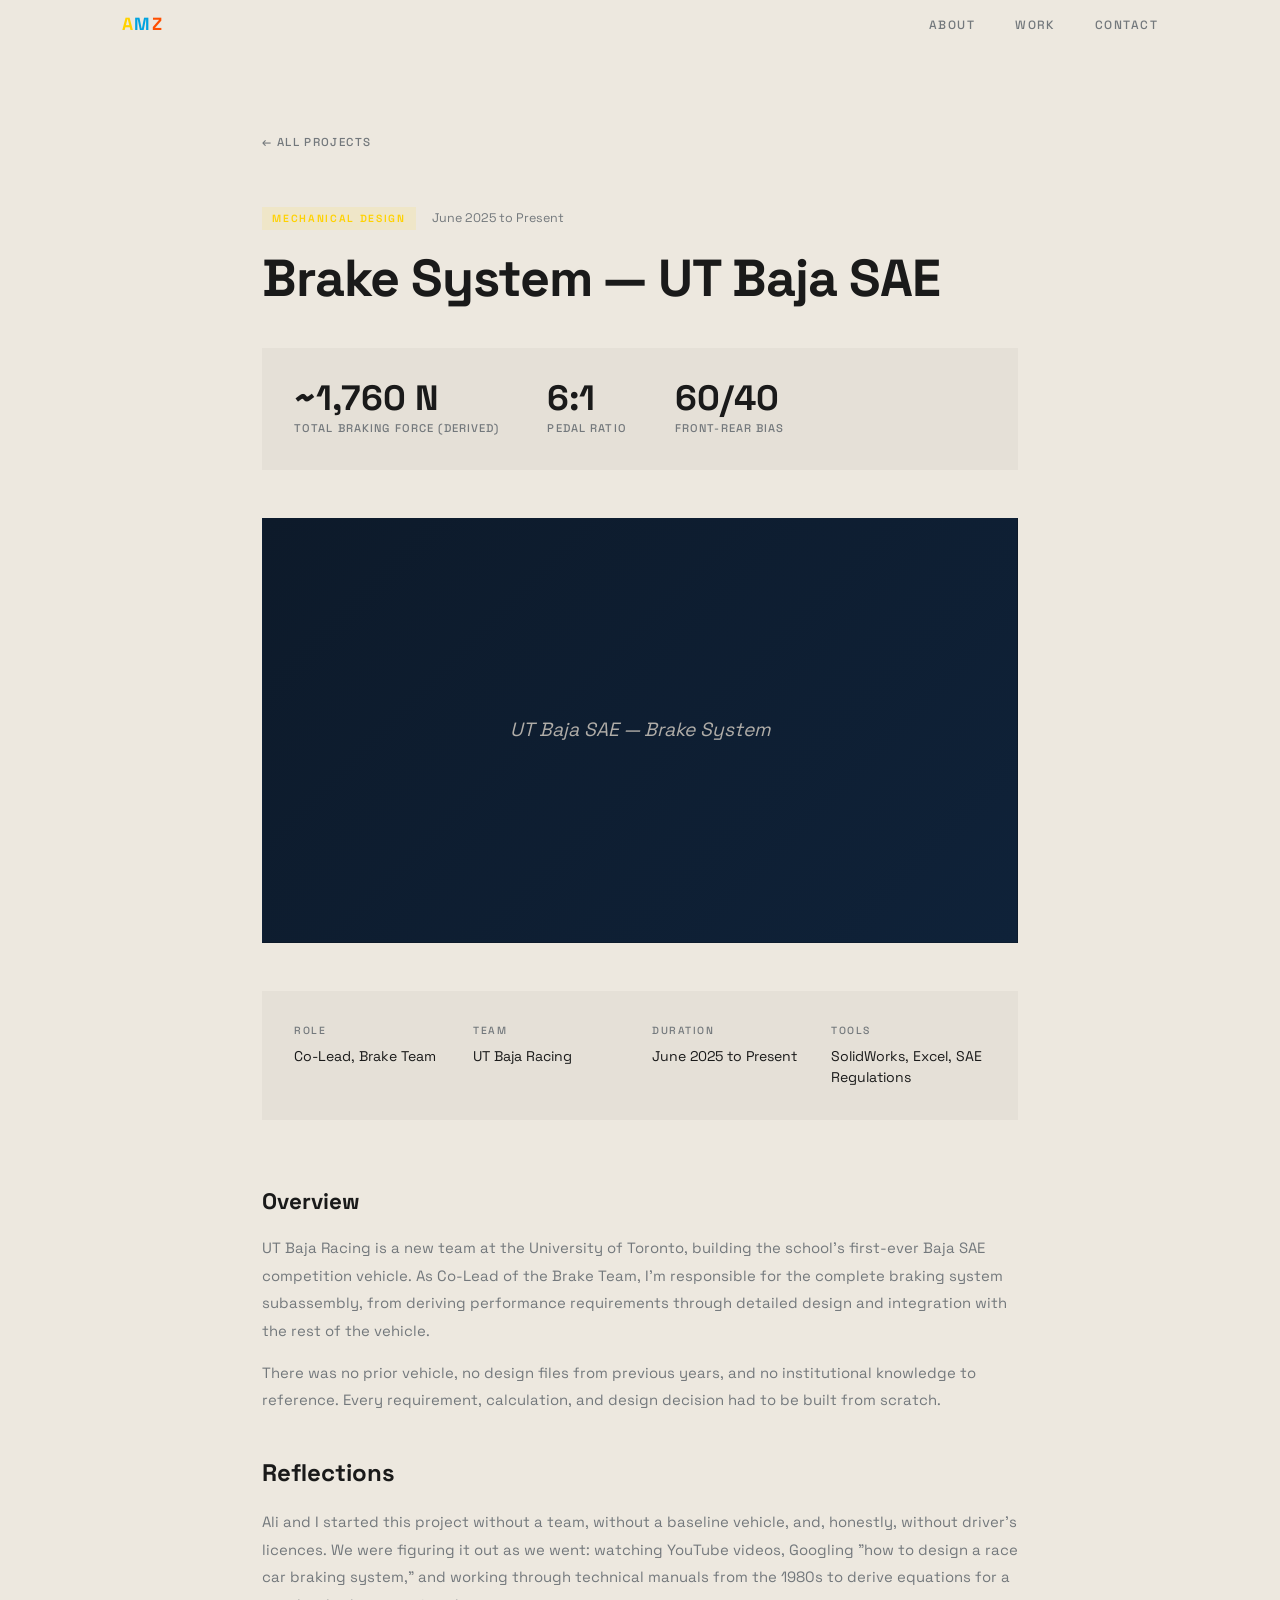
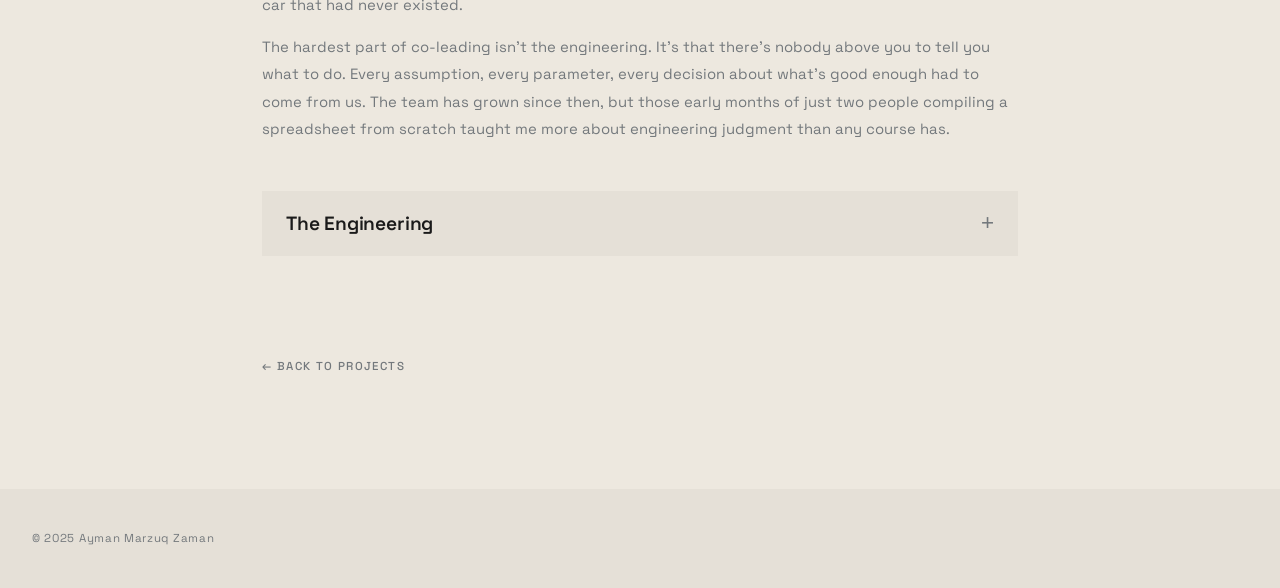
<file: projects/baja-brake-system.html>
<!DOCTYPE html>
<html lang="en">
<head>
  <meta charset="UTF-8" />
  <meta name="viewport" content="width=device-width, initial-scale=1.0" />
  <title>Baja Brake System &mdash; Ayman Marzuq Zaman</title>
  <link rel="preconnect" href="https://fonts.googleapis.com" />
  <link rel="preconnect" href="https://fonts.gstatic.com" crossorigin />
  <link href="https://fonts.googleapis.com/css2?family=Space+Grotesk:wght@300;400;500;600;700&display=swap" rel="stylesheet" />
  <link rel="icon" type="image/svg+xml" href="../favicon.svg" />
  <link rel="stylesheet" href="../styles.css" />
  <link rel="stylesheet" href="../project.css" />
</head>
<body class="accent-yellow">

  <nav id="nav">
    <div class="nav-inner">
      <a href="../index.html" class="nav-logo"><span class="logo-a">A</span><span class="logo-m">M</span><span class="logo-z">Z</span></a>
      <ul class="nav-links">
        <li><a href="../index.html#about">About</a></li>
        <li><a href="../index.html#projects">Work</a></li>
        <li><a href="../index.html#contact">Contact</a></li>
      </ul>
    </div>
  </nav>

  <main class="project-main">

    <a href="../index.html#projects" class="back-link">&larr; All Projects</a>

    <header class="project-header">
      <div class="project-meta-row">
        <span class="project-category-tag">Mechanical Design</span>
        <span class="project-date">June 2025 to Present</span>
      </div>
      <h1 class="project-title">Brake System &mdash; UT Baja SAE</h1>
    </header>

    <div class="project-metrics">
      <div class="metric">
        <span class="metric-val">~1,760 N</span>
        <span class="metric-label">Total braking force (derived)</span>
      </div>
      <div class="metric">
        <span class="metric-val">6:1</span>
        <span class="metric-label">Pedal ratio</span>
      </div>
      <div class="metric">
        <span class="metric-val">60/40</span>
        <span class="metric-label">Front-rear bias</span>
      </div>
    </div>

    <div class="project-hero-img placeholder-img baja" style="background: linear-gradient(135deg, #0d1a2a, #0f2239);">
      <span>UT Baja SAE &mdash; Brake System</span>
    </div>

    <div class="project-details-grid">
      <div class="detail">
        <span class="detail-label">Role</span>
        <span class="detail-val">Co-Lead, Brake Team</span>
      </div>
      <div class="detail">
        <span class="detail-label">Team</span>
        <span class="detail-val">UT Baja Racing</span>
      </div>
      <div class="detail">
        <span class="detail-label">Duration</span>
        <span class="detail-val">June 2025 to Present</span>
      </div>
      <div class="detail">
        <span class="detail-label">Tools</span>
        <span class="detail-val">SolidWorks, Excel, SAE Regulations</span>
      </div>
    </div>

    <div class="project-content">

      <div class="content-section">
        <h2 class="content-heading">Overview</h2>
        <p>UT Baja Racing is a new team at the University of Toronto, building the school's first-ever Baja SAE competition vehicle. As Co-Lead of the Brake Team, I'm responsible for the complete braking system subassembly, from deriving performance requirements through detailed design and integration with the rest of the vehicle.</p>
        <p>There was no prior vehicle, no design files from previous years, and no institutional knowledge to reference. Every requirement, calculation, and design decision had to be built from scratch.</p>
      </div>

      <div class="content-section reflections-section">
        <h2 class="content-heading">Reflections</h2>
        <p>Ali and I started this project without a team, without a baseline vehicle, and, honestly, without driver's licences. We were figuring it out as we went: watching YouTube videos, Googling "how to design a race car braking system," and working through technical manuals from the 1980s to derive equations for a car that had never existed.</p>
        <p>The hardest part of co-leading isn't the engineering. It's that there's nobody above you to tell you what to do. Every assumption, every parameter, every decision about what's good enough had to come from us. The team has grown since then, but those early months of just two people compiling a spreadsheet from scratch taught me more about engineering judgment than any course has.</p>
      </div>

      <div class="engineering-collapsible">
        <button class="engineering-toggle" aria-expanded="false">
          <span class="engineering-toggle-text">The Engineering</span>
          <span class="engineering-toggle-icon">+</span>
        </button>
        <div class="engineering-body">
          <div class="engineering-body-inner">

            <div class="content-section">
              <h2 class="content-heading">Analysis &amp; Design</h2>
              <p>Performance requirements were derived analytically in Microsoft Excel, cross-referenced against two independent calculation methods: one based on an IJRET publication, the other on a Northern Arizona University Baja team report, to validate assumptions across the board.</p>
              <p>Starting from an estimated vehicle mass of 300 kg at 17.78 m/s, the spreadsheet works through static and dynamic axle loads, rate of retardation, braking torque per wheel, and rotor pad forces. The key system-level outputs: a total required ground braking force of approximately 1,760 N, distributed 60/40 front-to-rear, with a 6:1 pedal ratio producing 1,800 N of master cylinder force from a 300 N pedal input.</p>
              <p>Caliper bore diameters were then sized from the required clamping force and true brake line pressure, with front bore at approximately 25.8 mm, rear at approximately 27.0 mm, closing the loop from driver input through to wheel-level braking force.</p>
            </div>

            <div class="content-section">
              <h2 class="content-heading">CAD &amp; Integration</h2>
              <p>With the analytical foundation complete, the team encountered a budget constraint: building the vehicle from scratch was no longer feasible. The decision was made to acquire a used buggy and retrofit it, which shifted the braking system work from clean-sheet design to adapting calculated specs against existing vehicle geometry.</p>
              <p>I'm currently modelling the braking system in SolidWorks, working through component placement and integration with the donor vehicle's frame. Coordination continues with chassis, suspension, and drivetrain leads to ensure system-level compatibility.</p>
            </div>

          </div>
        </div>
      </div>

    </div>

    <div class="project-footer-nav">
      <a href="../index.html#projects" class="project-back-link">&larr; Back to Projects</a>
    </div>

  </main>

  <footer>
    <p>&copy; 2025 Ayman Marzuq Zaman</p>
  </footer>

  <script src="../script.js"></script>
</body>
</html>
</file>
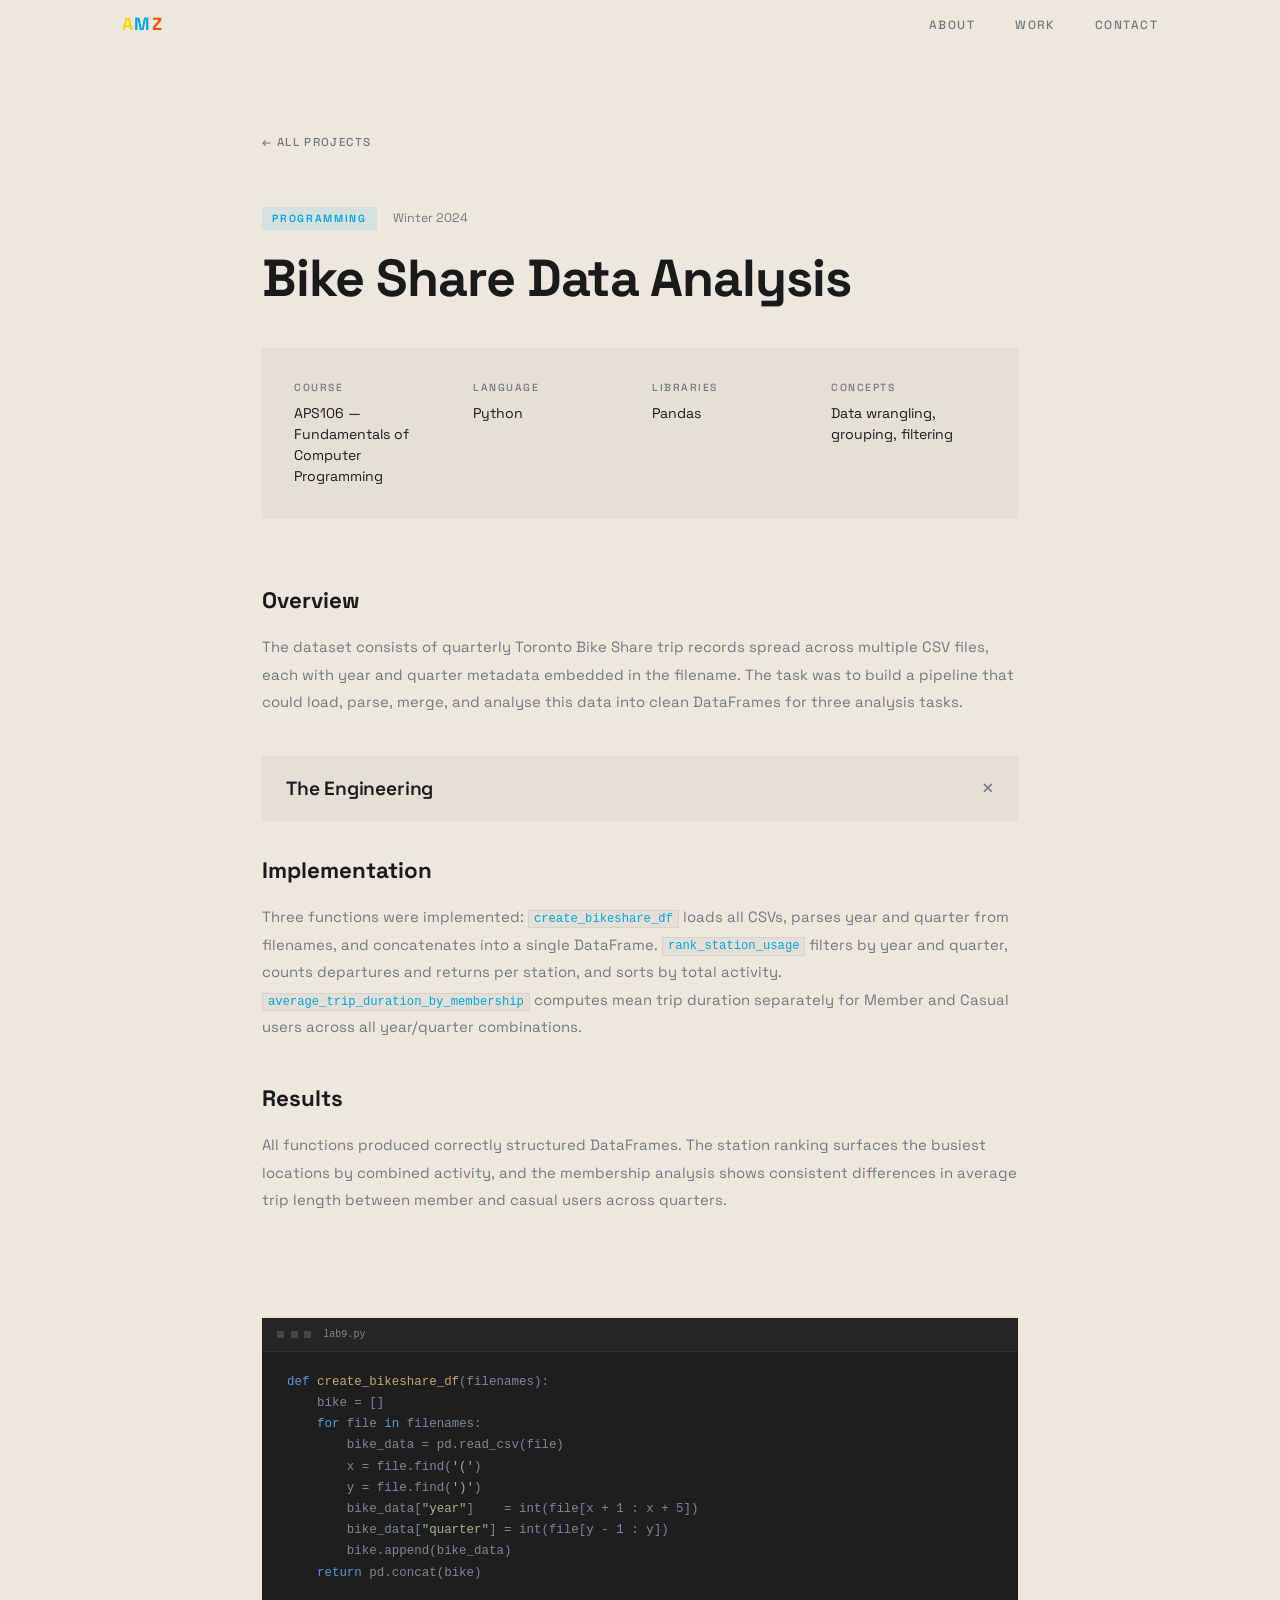
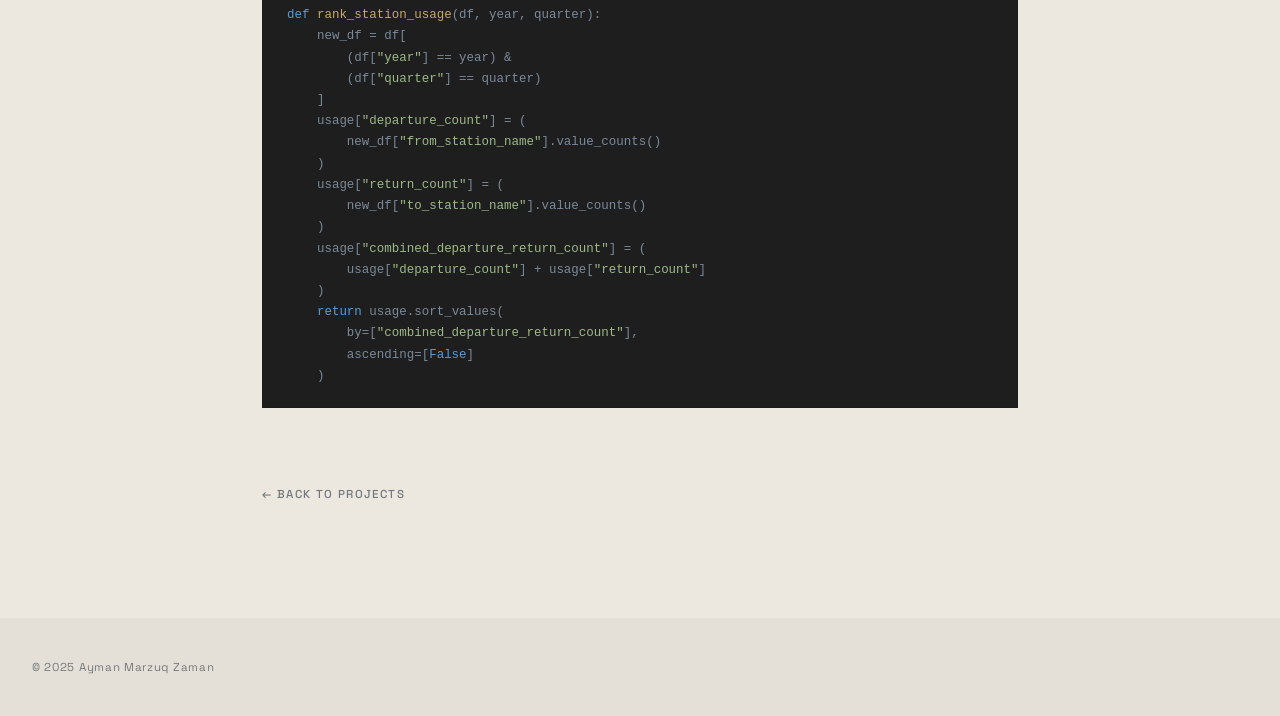
<file: projects/bikeshare-analysis.html>
<!DOCTYPE html>
<html lang="en">
<head>
  <meta charset="UTF-8" />
  <meta name="viewport" content="width=device-width, initial-scale=1.0" />
  <title>Bike Share Data Analysis &mdash; Ayman Marzuq Zaman</title>
  <link rel="preconnect" href="https://fonts.googleapis.com" />
  <link rel="preconnect" href="https://fonts.gstatic.com" crossorigin />
  <link href="https://fonts.googleapis.com/css2?family=Space+Grotesk:wght@300;400;500;600;700&display=swap" rel="stylesheet" />
  <link rel="icon" type="image/svg+xml" href="../favicon.svg" />
  <link rel="stylesheet" href="../styles.css" />
  <link rel="stylesheet" href="../project.css" />
</head>
<body class="accent-blue">

  <nav id="nav">
    <div class="nav-inner">
      <a href="../index.html" class="nav-logo"><span class="logo-a">A</span><span class="logo-m">M</span><span class="logo-z">Z</span></a>
      <ul class="nav-links">
        <li><a href="../index.html#about">About</a></li>
        <li><a href="../index.html#projects">Work</a></li>
        <li><a href="../index.html#contact">Contact</a></li>
      </ul>
    </div>
  </nav>

  <main class="project-main">

    <a href="../index.html#projects" class="back-link">&larr; All Projects</a>

    <header class="project-header">
      <div class="project-meta-row">
        <span class="project-category-tag">Programming</span>
        <span class="project-date">Winter 2024</span>
      </div>
      <h1 class="project-title">Bike Share Data Analysis</h1>
    </header>

    <div class="project-details-grid">
      <div class="detail">
        <span class="detail-label">Course</span>
        <span class="detail-val">APS106 — Fundamentals of Computer Programming</span>
      </div>
      <div class="detail">
        <span class="detail-label">Language</span>
        <span class="detail-val">Python</span>
      </div>
      <div class="detail">
        <span class="detail-label">Libraries</span>
        <span class="detail-val">Pandas</span>
      </div>
      <div class="detail">
        <span class="detail-label">Concepts</span>
        <span class="detail-val">Data wrangling, grouping, filtering</span>
      </div>
    </div>

    <div class="project-content">

      <div class="content-section">
        <h2 class="content-heading">Overview</h2>
        <p>The dataset consists of quarterly Toronto Bike Share trip records spread across multiple CSV files, each with year and quarter metadata embedded in the filename. The task was to build a pipeline that could load, parse, merge, and analyse this data into clean DataFrames for three analysis tasks.</p>
      </div>

      <div class="engineering-collapsible open">
        <button class="engineering-toggle" aria-expanded="true">
          <span class="engineering-toggle-text">The Engineering</span>
          <span class="engineering-toggle-icon">+</span>
        </button>
        <div class="engineering-body">
          <div class="engineering-body-inner">

            <div class="content-section">
              <h2 class="content-heading">Implementation</h2>
              <p>Three functions were implemented: <code>create_bikeshare_df</code> loads all CSVs, parses year and quarter from filenames, and concatenates into a single DataFrame. <code>rank_station_usage</code> filters by year and quarter, counts departures and returns per station, and sorts by total activity. <code>average_trip_duration_by_membership</code> computes mean trip duration separately for Member and Casual users across all year/quarter combinations.</p>
            </div>

            <div class="content-section">
              <h2 class="content-heading">Results</h2>
              <p>All functions produced correctly structured DataFrames. The station ranking surfaces the busiest locations by combined activity, and the membership analysis shows consistent differences in average trip length between member and casual users across quarters.</p>
            </div>

          </div>
        </div>
      </div>

    </div>

    <div class="content-code">
      <div class="code-bar">
        <span class="code-dot"></span>
        <span class="code-dot"></span>
        <span class="code-dot"></span>
        <span class="code-filename">lab9.py</span>
      </div>
      <pre class="content-code-pre"><code><span class="kw">def</span> <span class="fn">create_bikeshare_df</span>(filenames):
    bike = []
    <span class="kw">for</span> file <span class="kw">in</span> filenames:
        bike_data = pd.read_csv(file)
        x = file.find(<span class="st">'('</span>)
        y = file.find(<span class="st">')'</span>)
        bike_data[<span class="st">"year"</span>]    = int(file[x + 1 : x + 5])
        bike_data[<span class="st">"quarter"</span>] = int(file[y - 1 : y])
        bike.append(bike_data)
    <span class="kw">return</span> pd.concat(bike)

<span class="kw">def</span> <span class="fn">rank_station_usage</span>(df, year, quarter):
    new_df = df[
        (df[<span class="st">"year"</span>] == year) &amp;
        (df[<span class="st">"quarter"</span>] == quarter)
    ]
    usage[<span class="st">"departure_count"</span>] = (
        new_df[<span class="st">"from_station_name"</span>].value_counts()
    )
    usage[<span class="st">"return_count"</span>] = (
        new_df[<span class="st">"to_station_name"</span>].value_counts()
    )
    usage[<span class="st">"combined_departure_return_count"</span>] = (
        usage[<span class="st">"departure_count"</span>] + usage[<span class="st">"return_count"</span>]
    )
    <span class="kw">return</span> usage.sort_values(
        by=[<span class="st">"combined_departure_return_count"</span>],
        ascending=[<span class="kw">False</span>]
    )</code></pre>
    </div>

    <div class="project-footer-nav">
      <a href="../index.html#projects" class="project-back-link">&larr; Back to Projects</a>
    </div>

  </main>

  <footer>
    <p>&copy; 2025 Ayman Marzuq Zaman</p>
  </footer>

  <script src="../script.js"></script>
</body>
</html>
</file>
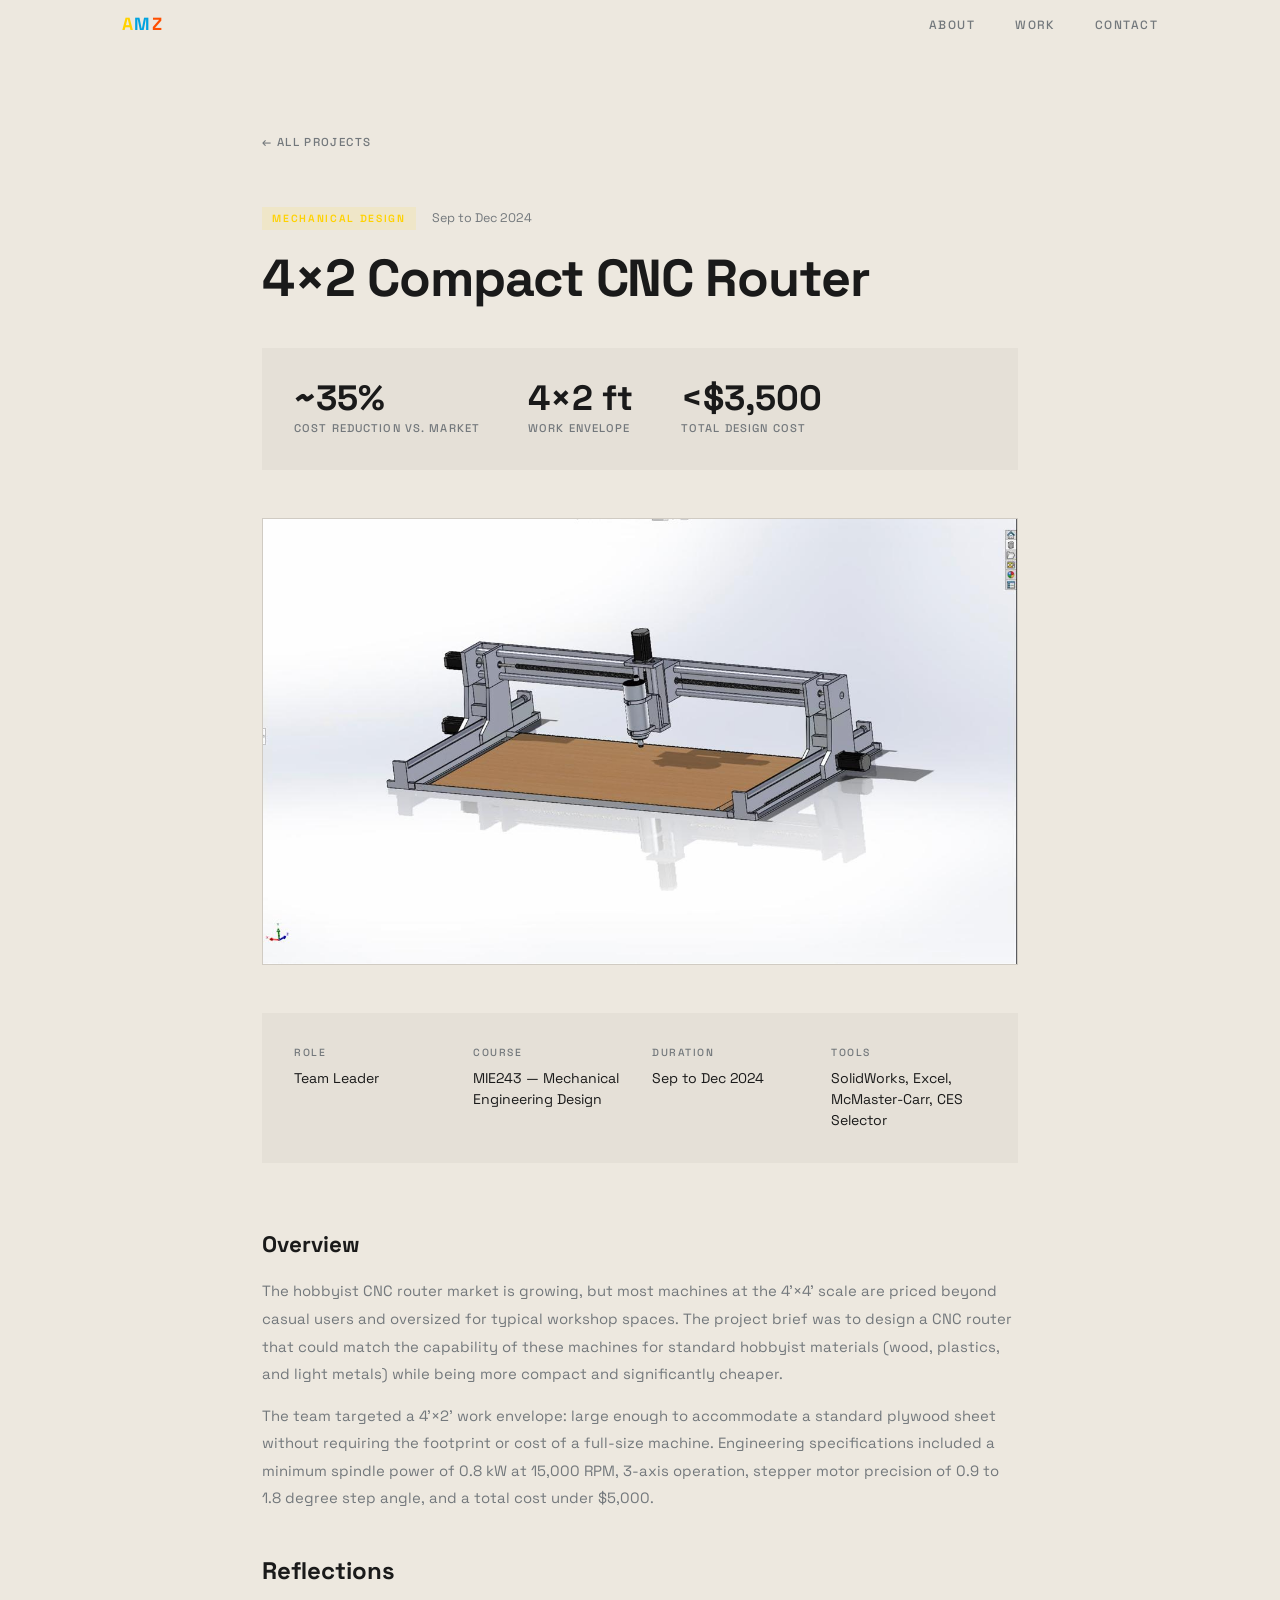
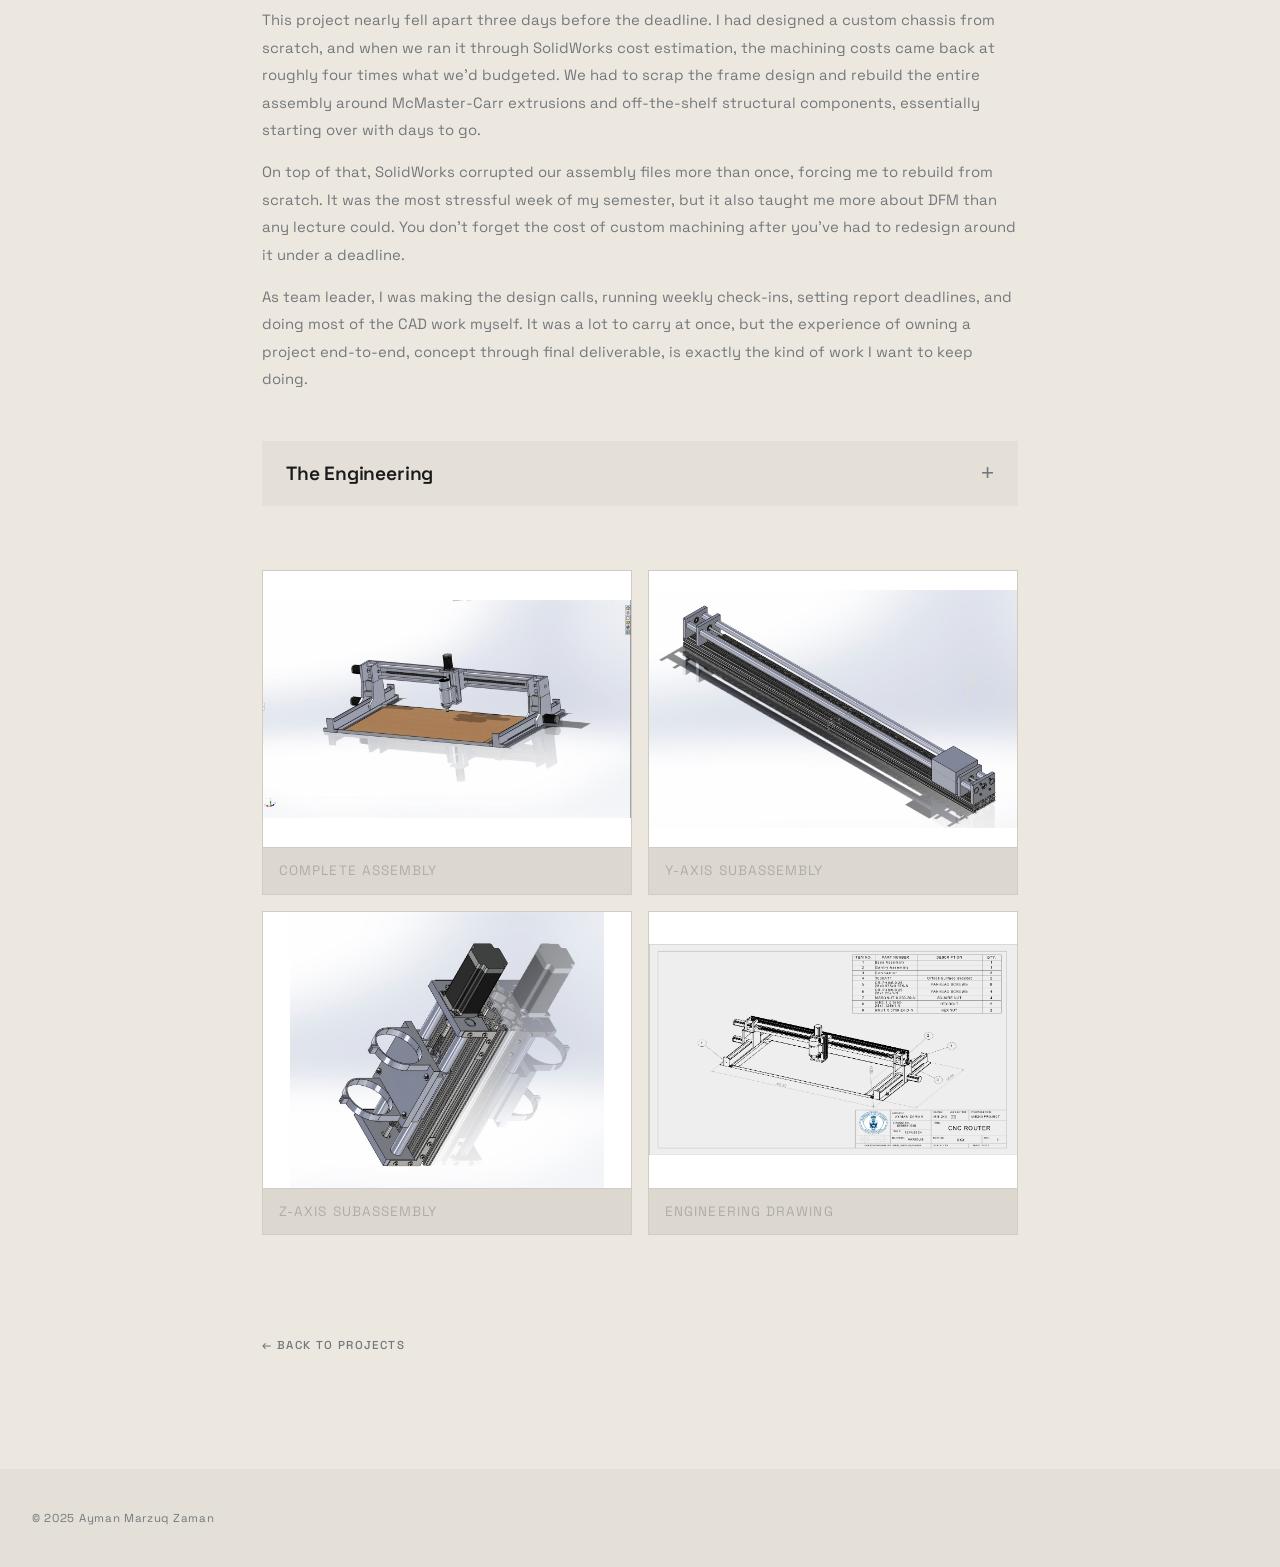
<file: projects/cnc-router.html>
<!DOCTYPE html>
<html lang="en">
<head>
  <meta charset="UTF-8" />
  <meta name="viewport" content="width=device-width, initial-scale=1.0" />
  <title>CNC Router &mdash; Ayman Marzuq Zaman</title>
  <link rel="preconnect" href="https://fonts.googleapis.com" />
  <link rel="preconnect" href="https://fonts.gstatic.com" crossorigin />
  <link href="https://fonts.googleapis.com/css2?family=Space+Grotesk:wght@300;400;500;600;700&display=swap" rel="stylesheet" />
  <link rel="icon" type="image/svg+xml" href="../favicon.svg" />
  <link rel="stylesheet" href="../styles.css" />
  <link rel="stylesheet" href="../project.css" />
</head>
<body class="accent-yellow">

  <nav id="nav">
    <div class="nav-inner">
      <a href="../index.html" class="nav-logo"><span class="logo-a">A</span><span class="logo-m">M</span><span class="logo-z">Z</span></a>
      <ul class="nav-links">
        <li><a href="../index.html#about">About</a></li>
        <li><a href="../index.html#projects">Work</a></li>
        <li><a href="../index.html#contact">Contact</a></li>
      </ul>
    </div>
  </nav>

  <main class="project-main">

    <a href="../index.html#projects" class="back-link">&larr; All Projects</a>

    <header class="project-header">
      <div class="project-meta-row">
        <span class="project-category-tag">Mechanical Design</span>
        <span class="project-date">Sep to Dec 2024</span>
      </div>
      <h1 class="project-title">4&times;2 Compact CNC Router</h1>
    </header>

    <div class="project-metrics">
      <div class="metric">
        <span class="metric-val">~35%</span>
        <span class="metric-label">Cost reduction vs. market</span>
      </div>
      <div class="metric">
        <span class="metric-val">4&times;2 ft</span>
        <span class="metric-label">Work envelope</span>
      </div>
      <div class="metric">
        <span class="metric-val">&lt;$3,500</span>
        <span class="metric-label">Total design cost</span>
      </div>
    </div>

    <div class="project-hero-img">
      <img src="../assets/cnc_router/complete_assembly.jpg" alt="CNC Router complete assembly CAD model" />
    </div>

    <div class="project-details-grid">
      <div class="detail">
        <span class="detail-label">Role</span>
        <span class="detail-val">Team Leader</span>
      </div>
      <div class="detail">
        <span class="detail-label">Course</span>
        <span class="detail-val">MIE243 — Mechanical Engineering Design</span>
      </div>
      <div class="detail">
        <span class="detail-label">Duration</span>
        <span class="detail-val">Sep to Dec 2024</span>
      </div>
      <div class="detail">
        <span class="detail-label">Tools</span>
        <span class="detail-val">SolidWorks, Excel, McMaster-Carr, CES Selector</span>
      </div>
    </div>

    <div class="project-content">

      <div class="content-section">
        <h2 class="content-heading">Overview</h2>
        <p>The hobbyist CNC router market is growing, but most machines at the 4'&times;4' scale are priced beyond casual users and oversized for typical workshop spaces. The project brief was to design a CNC router that could match the capability of these machines for standard hobbyist materials (wood, plastics, and light metals) while being more compact and significantly cheaper.</p>
        <p>The team targeted a 4'&times;2' work envelope: large enough to accommodate a standard plywood sheet without requiring the footprint or cost of a full-size machine. Engineering specifications included a minimum spindle power of 0.8 kW at 15,000 RPM, 3-axis operation, stepper motor precision of 0.9 to 1.8 degree step angle, and a total cost under $5,000.</p>
      </div>

      <div class="content-section reflections-section">
        <h2 class="content-heading">Reflections</h2>
        <p>This project nearly fell apart three days before the deadline. I had designed a custom chassis from scratch, and when we ran it through SolidWorks cost estimation, the machining costs came back at roughly four times what we'd budgeted. We had to scrap the frame design and rebuild the entire assembly around McMaster-Carr extrusions and off-the-shelf structural components, essentially starting over with days to go.</p>
        <p>On top of that, SolidWorks corrupted our assembly files more than once, forcing me to rebuild from scratch. It was the most stressful week of my semester, but it also taught me more about DFM than any lecture could. You don't forget the cost of custom machining after you've had to redesign around it under a deadline.</p>
        <p>As team leader, I was making the design calls, running weekly check-ins, setting report deadlines, and doing most of the CAD work myself. It was a lot to carry at once, but the experience of owning a project end-to-end, concept through final deliverable, is exactly the kind of work I want to keep doing.</p>
      </div>

      <div class="engineering-collapsible">
        <button class="engineering-toggle" aria-expanded="false">
          <span class="engineering-toggle-text">The Engineering</span>
          <span class="engineering-toggle-icon">+</span>
        </button>
        <div class="engineering-body">
          <div class="engineering-body-inner">

            <div class="content-section">
              <h2 class="content-heading">Design Approach</h2>
              <p>I led the team through concept generation, candidate down-selection, and detailed design. Four candidate designs were developed at different price points, from a ~$1,500 low-cost build using lead screws and a Makita spindle, up to a ~$4,000 high-cost design with servo motors, water-cooled spindle, and belt drives, to explore the design space systematically.</p>
              <p>The final design combined a rack-and-pinion system for x-axis actuation (chosen for speed and resolution over lead screws), ball screws for the y and z axes (chosen for precision and low backlash), a RATTM MOTOR air-cooled spindle at 24,000 RPM, and NEMA 23 stepper motors across all axes. The frame was built from aluminium 6061 extrusions for the gantry, with low-carbon steel for the base endplates and sidebars where the gantry load demanded higher strength, a decision informed by CES Selector material analysis.</p>
              <p>All custom components were modelled parametrically in SolidWorks. GD&amp;T and DFM/DFA principles were applied to define fits, tolerances, and surface finish requirements. Off-the-shelf McMaster-Carr hardware was integrated throughout to balance cost, lead time, and performance.</p>
            </div>

            <div class="content-section">
              <h2 class="content-heading">Validation &amp; Deliverables</h2>
              <p>System validation results and performance trade-off analyses were presented to the Engineering Manager, supported by market benchmarking, engineering calculations, and SolidWorks simulations. Final deliverables included a fully toleranced parametric CAD assembly, 2D fabrication drawings, a complete Bill of Materials, and an engineering presentation with trade-off analysis.</p>
            </div>

          </div>
        </div>
      </div>

    </div>

    <div class="project-gallery">
      <figure class="gallery-figure">
        <div class="img-frame"><img src="../assets/cnc_router/complete_assembly.jpg" alt="Complete CNC router assembly" /></div>
        <figcaption>Complete Assembly</figcaption>
      </figure>
      <figure class="gallery-figure">
        <div class="img-frame"><img src="../assets/cnc_router/y_axis.jpeg" alt="Y-axis subassembly" /></div>
        <figcaption>Y-Axis Subassembly</figcaption>
      </figure>
      <figure class="gallery-figure">
        <div class="img-frame"><img src="../assets/cnc_router/z_axis.jpeg" alt="Z-axis subassembly" /></div>
        <figcaption>Z-Axis Subassembly</figcaption>
      </figure>
      <figure class="gallery-figure">
        <div class="img-frame"><img src="../assets/cnc_router/drawing.png" alt="Engineering drawing" /></div>
        <figcaption>Engineering Drawing</figcaption>
      </figure>
    </div>

    <div class="project-footer-nav">
      <a href="../index.html#projects" class="project-back-link">&larr; Back to Projects</a>
    </div>

  </main>

  <footer>
    <p>&copy; 2025 Ayman Marzuq Zaman</p>
  </footer>

  <script src="../script.js"></script>
</body>
</html>
</file>
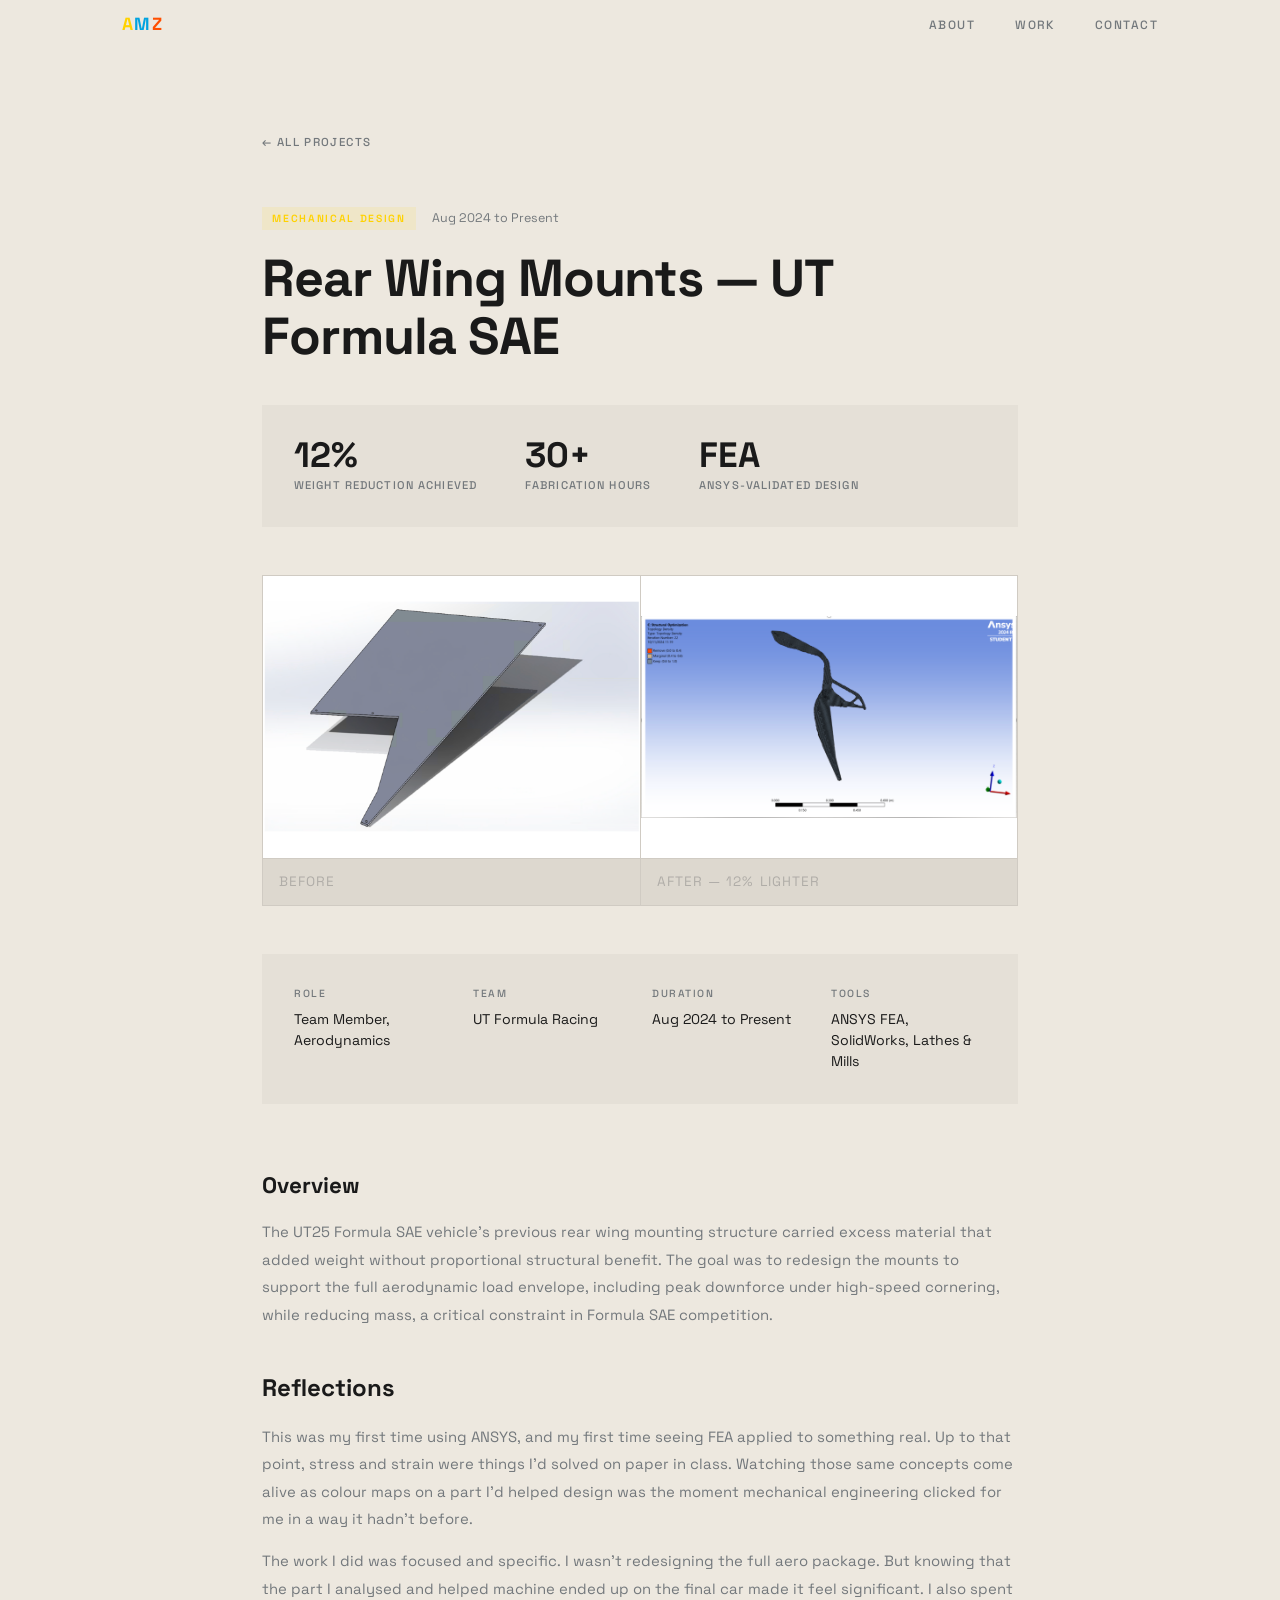
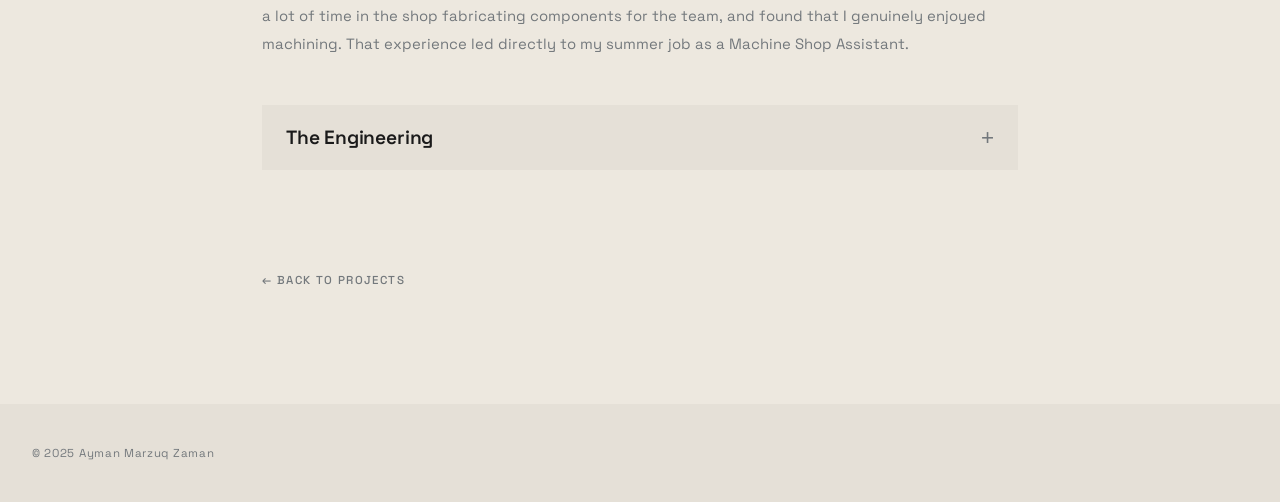
<file: projects/formula-rear-wing.html>
<!DOCTYPE html>
<html lang="en">
<head>
  <meta charset="UTF-8" />
  <meta name="viewport" content="width=device-width, initial-scale=1.0" />
  <title>Formula Rear Wing Mounts &mdash; Ayman Marzuq Zaman</title>
  <link rel="preconnect" href="https://fonts.googleapis.com" />
  <link rel="preconnect" href="https://fonts.gstatic.com" crossorigin />
  <link href="https://fonts.googleapis.com/css2?family=Space+Grotesk:wght@300;400;500;600;700&display=swap" rel="stylesheet" />
  <link rel="icon" type="image/svg+xml" href="../favicon.svg" />
  <link rel="stylesheet" href="../styles.css" />
  <link rel="stylesheet" href="../project.css" />
</head>
<body class="accent-yellow">

  <nav id="nav">
    <div class="nav-inner">
      <a href="../index.html" class="nav-logo"><span class="logo-a">A</span><span class="logo-m">M</span><span class="logo-z">Z</span></a>
      <ul class="nav-links">
        <li><a href="../index.html#about">About</a></li>
        <li><a href="../index.html#projects">Work</a></li>
        <li><a href="../index.html#contact">Contact</a></li>
      </ul>
    </div>
  </nav>

  <main class="project-main">

    <a href="../index.html#projects" class="back-link">&larr; All Projects</a>

    <header class="project-header">
      <div class="project-meta-row">
        <span class="project-category-tag">Mechanical Design</span>
        <span class="project-date">Aug 2024 to Present</span>
      </div>
      <h1 class="project-title">Rear Wing Mounts &mdash; UT Formula SAE</h1>
    </header>

    <div class="project-metrics">
      <div class="metric">
        <span class="metric-val">12%</span>
        <span class="metric-label">Weight reduction achieved</span>
      </div>
      <div class="metric">
        <span class="metric-val">30+</span>
        <span class="metric-label">Fabrication hours</span>
      </div>
      <div class="metric">
        <span class="metric-val">FEA</span>
        <span class="metric-label">ANSYS-validated design</span>
      </div>
    </div>

    <div class="project-hero-img">
      <div class="before-after">
        <figure class="before-after-item">
          <div class="img-frame"><img src="../assets/formulafsa/before.png" alt="Rear wing mount before topology optimisation" /></div>
          <figcaption>Before</figcaption>
        </figure>
        <figure class="before-after-item">
          <div class="img-frame"><img src="../assets/formulafsa/after.png" alt="Rear wing mount after topology optimisation" /></div>
          <figcaption>After &mdash; 12% lighter</figcaption>
        </figure>
      </div>
    </div>

    <div class="project-details-grid">
      <div class="detail">
        <span class="detail-label">Role</span>
        <span class="detail-val">Team Member, Aerodynamics</span>
      </div>
      <div class="detail">
        <span class="detail-label">Team</span>
        <span class="detail-val">UT Formula Racing</span>
      </div>
      <div class="detail">
        <span class="detail-label">Duration</span>
        <span class="detail-val">Aug 2024 to Present</span>
      </div>
      <div class="detail">
        <span class="detail-label">Tools</span>
        <span class="detail-val">ANSYS FEA, SolidWorks, Lathes &amp; Mills</span>
      </div>
    </div>

    <div class="project-content">

      <div class="content-section">
        <h2 class="content-heading">Overview</h2>
        <p>The UT25 Formula SAE vehicle's previous rear wing mounting structure carried excess material that added weight without proportional structural benefit. The goal was to redesign the mounts to support the full aerodynamic load envelope, including peak downforce under high-speed cornering, while reducing mass, a critical constraint in Formula SAE competition.</p>
      </div>

      <div class="content-section reflections-section">
        <h2 class="content-heading">Reflections</h2>
        <p>This was my first time using ANSYS, and my first time seeing FEA applied to something real. Up to that point, stress and strain were things I'd solved on paper in class. Watching those same concepts come alive as colour maps on a part I'd helped design was the moment mechanical engineering clicked for me in a way it hadn't before.</p>
        <p>The work I did was focused and specific. I wasn't redesigning the full aero package. But knowing that the part I analysed and helped machine ended up on the final car made it feel significant. I also spent a lot of time in the shop fabricating components for the team, and found that I genuinely enjoyed machining. That experience led directly to my summer job as a Machine Shop Assistant.</p>
      </div>

      <div class="engineering-collapsible">
        <button class="engineering-toggle" aria-expanded="false">
          <span class="engineering-toggle-text">The Engineering</span>
          <span class="engineering-toggle-icon">+</span>
        </button>
        <div class="engineering-body">
          <div class="engineering-body-inner">

            <div class="content-section">
              <h2 class="content-heading">Analysis</h2>
              <p>Structural analysis was performed in ANSYS to evaluate the mounting structure under aerodynamic load cases derived from CFD simulations of the rear wing. The analysis covered structural stiffness under peak downforce, vibration response and natural frequency assessment, and load path through the mounting interface to the chassis.</p>
              <p>Topology optimisation was then used to identify and remove low-stress material regions, targeting the 12% weight reduction without compromising stiffness or factor of safety.</p>
            </div>

            <div class="content-section">
              <h2 class="content-heading">Fabrication</h2>
              <p>I supported manufacturing directly, spending over 30 hours in the machine shop. Work included machining brackets, mounts, and accumulator walls on lathes, mills, and saws. Manufacturability and material selection were considered throughout the design phase to ensure the final geometry could be produced within the team's resources.</p>
            </div>

          </div>
        </div>
      </div>

    </div>

    <div class="project-footer-nav">
      <a href="../index.html#projects" class="project-back-link">&larr; Back to Projects</a>
    </div>

  </main>

  <footer>
    <p>&copy; 2025 Ayman Marzuq Zaman</p>
  </footer>

  <script src="../script.js"></script>
</body>
</html>
</file>
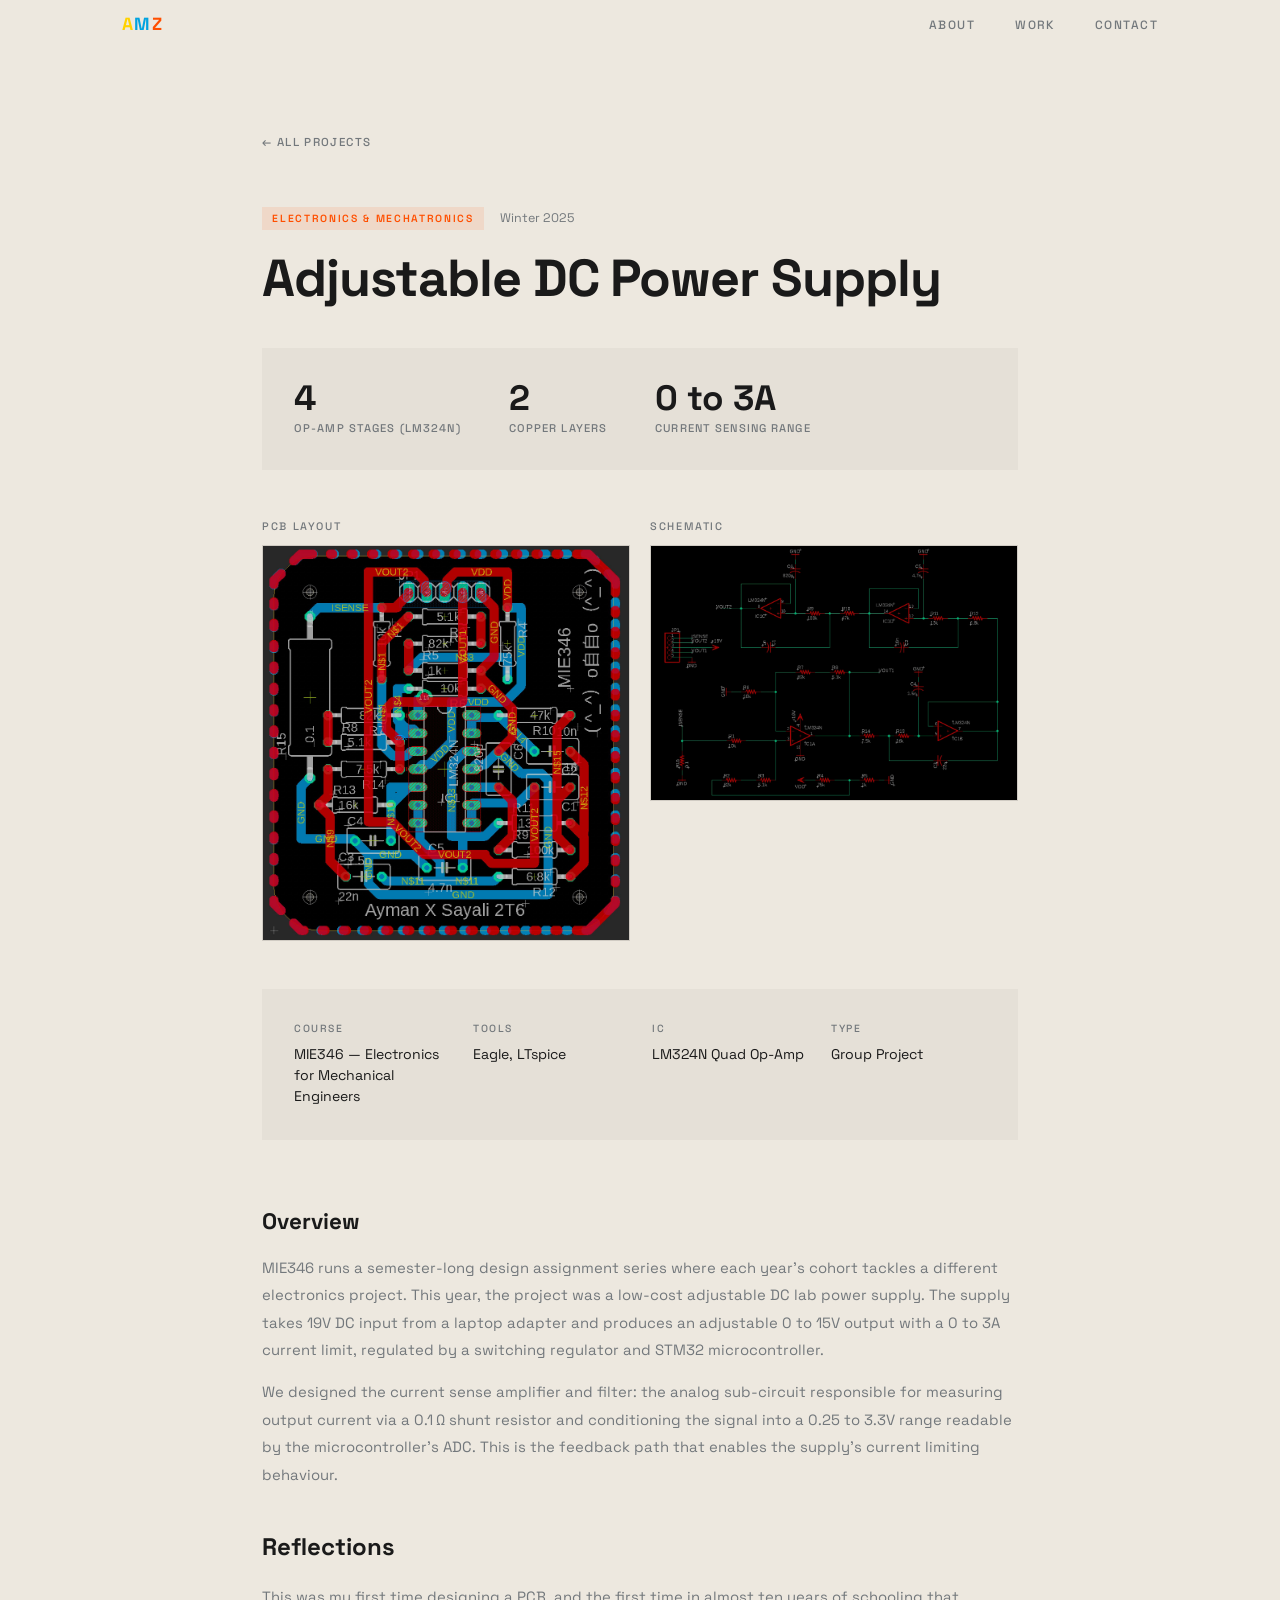
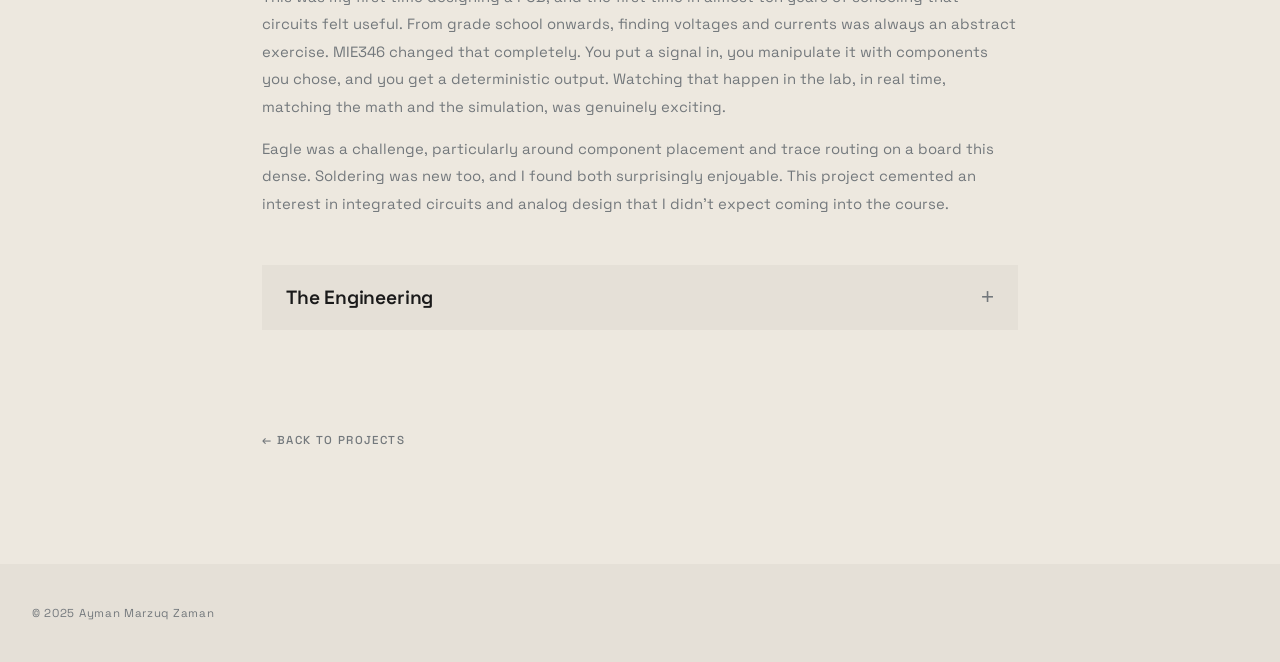
<file: projects/mie346-signal-conditioning.html>
<!DOCTYPE html>
<html lang="en">
<head>
  <meta charset="UTF-8" />
  <meta name="viewport" content="width=device-width, initial-scale=1.0" />
  <title>Adjustable DC Power Supply &mdash; Ayman Marzuq Zaman</title>
  <link rel="preconnect" href="https://fonts.googleapis.com" />
  <link rel="preconnect" href="https://fonts.gstatic.com" crossorigin />
  <link href="https://fonts.googleapis.com/css2?family=Space+Grotesk:wght@300;400;500;600;700&display=swap" rel="stylesheet" />
  <link rel="icon" type="image/svg+xml" href="../favicon.svg" />
  <link rel="stylesheet" href="../styles.css" />
  <link rel="stylesheet" href="../project.css" />
</head>
<body class="accent-orange">

  <nav id="nav">
    <div class="nav-inner">
      <a href="../index.html" class="nav-logo"><span class="logo-a">A</span><span class="logo-m">M</span><span class="logo-z">Z</span></a>
      <ul class="nav-links">
        <li><a href="../index.html#about">About</a></li>
        <li><a href="../index.html#projects">Work</a></li>
        <li><a href="../index.html#contact">Contact</a></li>
      </ul>
    </div>
  </nav>

  <main class="project-main">

    <a href="../index.html#projects" class="back-link">&larr; All Projects</a>

    <header class="project-header">
      <div class="project-meta-row">
        <span class="project-category-tag">Electronics &amp; Mechatronics</span>
        <span class="project-date">Winter 2025</span>
      </div>
      <h1 class="project-title">Adjustable DC Power Supply</h1>
    </header>

    <div class="project-metrics">
      <div class="metric">
        <span class="metric-val">4</span>
        <span class="metric-label">Op-amp stages (LM324N)</span>
      </div>
      <div class="metric">
        <span class="metric-val">2</span>
        <span class="metric-label">Copper layers</span>
      </div>
      <div class="metric">
        <span class="metric-val">0 to 3A</span>
        <span class="metric-label">Current sensing range</span>
      </div>
    </div>

    <div class="project-schematic-grid">
      <div class="schematic-panel">
        <p class="schematic-label">PCB Layout</p>
        <div class="schematic-img-wrap">
          <img src="../assets/mie346/pcb-layout.jpg" alt="PCB Layout" />
        </div>
      </div>

      <div class="schematic-panel">
        <p class="schematic-label">Schematic</p>
        <div class="schematic-img-wrap">
          <img src="../assets/mie346/schematic.jpg" alt="Circuit Schematic" />
        </div>
      </div>
    </div>

    <div class="project-details-grid">
      <div class="detail">
        <span class="detail-label">Course</span>
        <span class="detail-val">MIE346 — Electronics for Mechanical Engineers</span>
      </div>
      <div class="detail">
        <span class="detail-label">Tools</span>
        <span class="detail-val">Eagle, LTspice</span>
      </div>
      <div class="detail">
        <span class="detail-label">IC</span>
        <span class="detail-val">LM324N Quad Op-Amp</span>
      </div>
      <div class="detail">
        <span class="detail-label">Type</span>
        <span class="detail-val">Group Project</span>
      </div>
    </div>

    <div class="project-content">

      <div class="content-section">
        <h2 class="content-heading">Overview</h2>
        <p>MIE346 runs a semester-long design assignment series where each year's cohort tackles a different electronics project. This year, the project was a low-cost adjustable DC lab power supply. The supply takes 19V DC input from a laptop adapter and produces an adjustable 0 to 15V output with a 0 to 3A current limit, regulated by a switching regulator and STM32 microcontroller.</p>
        <p>We designed the current sense amplifier and filter: the analog sub-circuit responsible for measuring output current via a 0.1&thinsp;&Omega; shunt resistor and conditioning the signal into a 0.25 to 3.3V range readable by the microcontroller's ADC. This is the feedback path that enables the supply's current limiting behaviour.</p>
      </div>

      <div class="content-section reflections-section">
        <h2 class="content-heading">Reflections</h2>
        <p>This was my first time designing a PCB, and the first time in almost ten years of schooling that circuits felt useful. From grade school onwards, finding voltages and currents was always an abstract exercise. MIE346 changed that completely. You put a signal in, you manipulate it with components you chose, and you get a deterministic output. Watching that happen in the lab, in real time, matching the math and the simulation, was genuinely exciting.</p>
        <p>Eagle was a challenge, particularly around component placement and trace routing on a board this dense. Soldering was new too, and I found both surprisingly enjoyable. This project cemented an interest in integrated circuits and analog design that I didn't expect coming into the course.</p>
      </div>

      <div class="engineering-collapsible">
        <button class="engineering-toggle" aria-expanded="false">
          <span class="engineering-toggle-text">The Engineering</span>
          <span class="engineering-toggle-icon">+</span>
        </button>
        <div class="engineering-body">
          <div class="engineering-body-inner">

            <div class="content-section">
              <h2 class="content-heading">Circuit Design</h2>
              <p>The circuit uses all four op-amp sections of the LM324N across two parallel signal chains. IC1A serves as a differential summing amplifier, combining the shunt voltage with a reference set by a resistor divider. The remaining three stages (IC1B through IC1D) act as active filters, providing gain, frequency roll-off, and scaling to condition the signal for the microcontroller's ADC input range.</p>
              <p>Both output chains use small capacitors for high-frequency noise rejection. Resistor values in the gain networks were calculated from the required transfer functions, then selected to the nearest E96 standard values. The design was simulated in LTspice before layout.</p>
            </div>

            <div class="content-section">
              <h2 class="content-heading">PCB Layout</h2>
              <p>The two-layer board was laid out in Eagle. The top copper layer carries signal traces; the bottom layer handles return paths and cross-unders. Layout priorities included keeping signal traces short between the input connector and the first op-amp stage to minimise parasitic capacitance, placing decoupling capacitors close to IC power pins, routing a clean ground return on the bottom layer, and maintaining adequate copper clearance for the +19V supply traces. The design passed DRC and Gerber files were generated for fabrication.</p>
            </div>

          </div>
        </div>
      </div>

    </div>

    <div class="project-footer-nav">
      <a href="../index.html#projects" class="project-back-link">&larr; Back to Projects</a>
    </div>

  </main>

  <footer>
    <p>&copy; 2025 Ayman Marzuq Zaman</p>
  </footer>

  <script src="../script.js"></script>
</body>
</html>
</file>
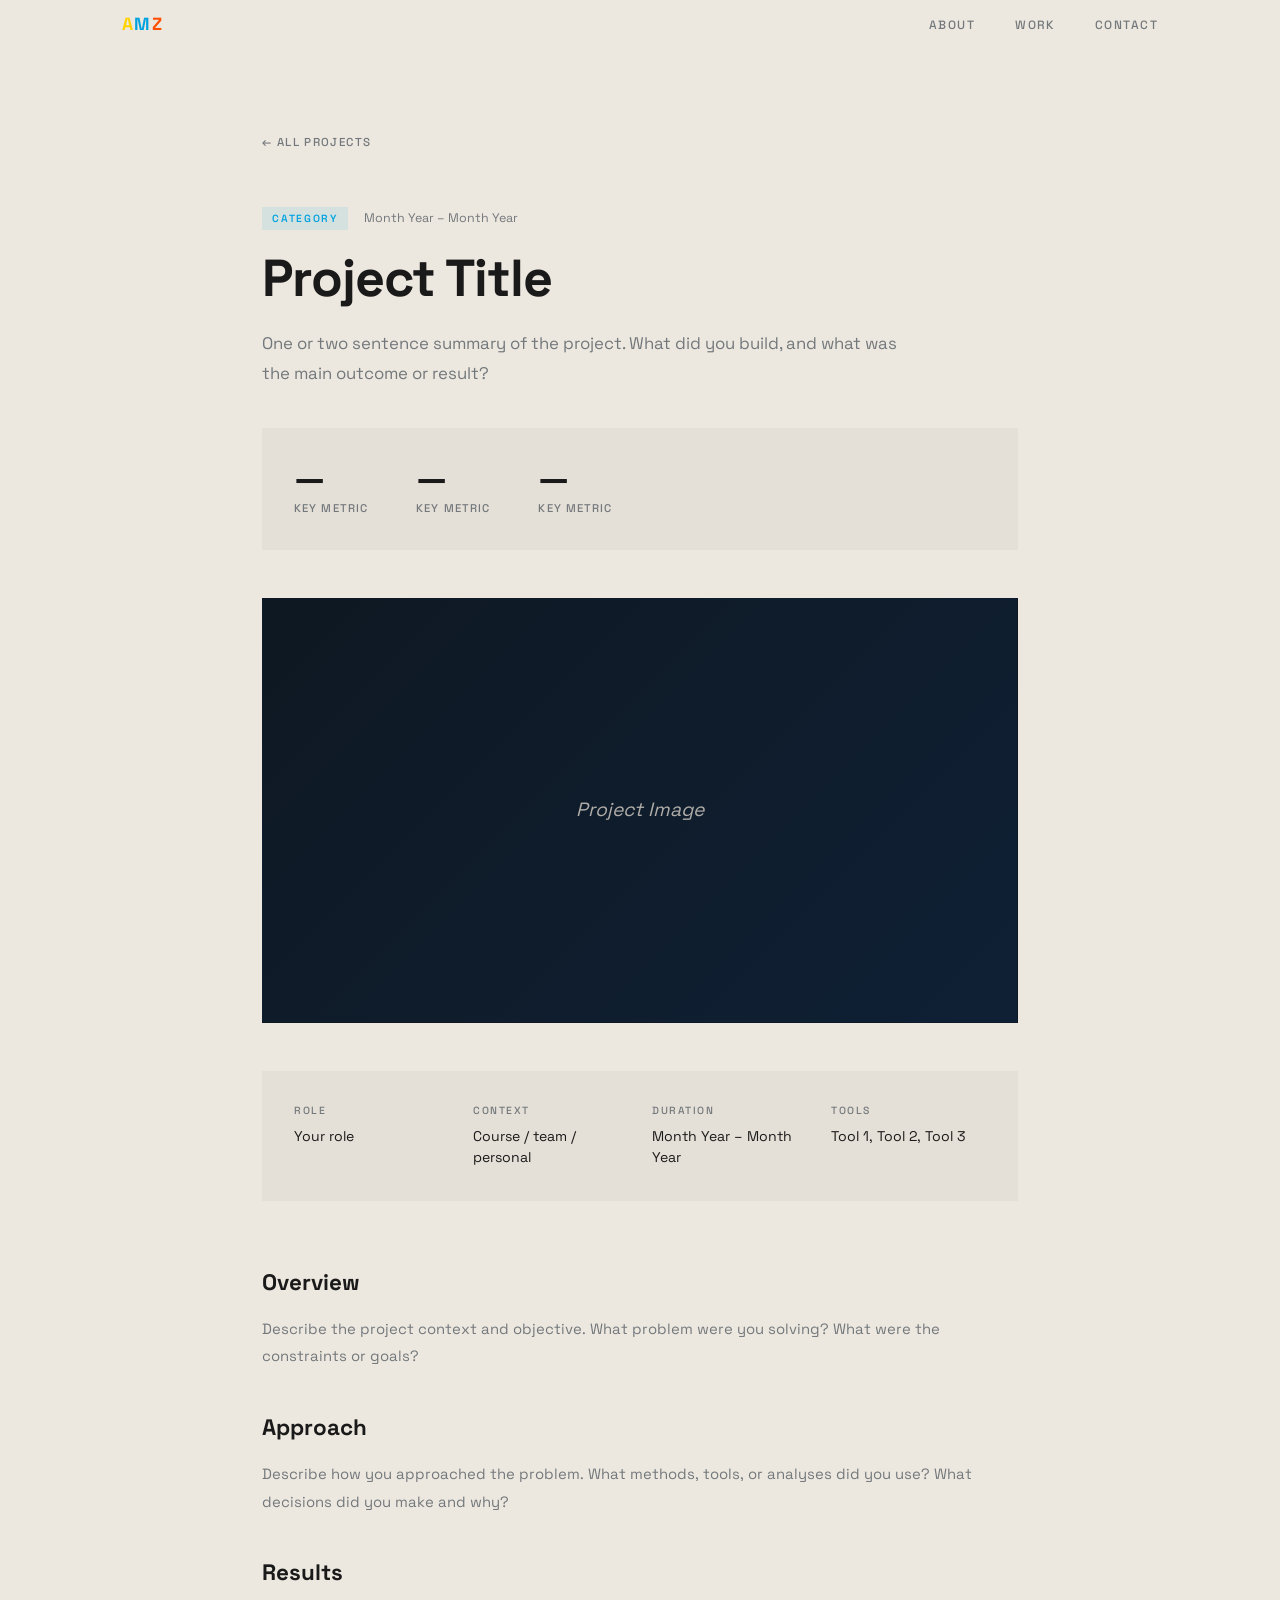
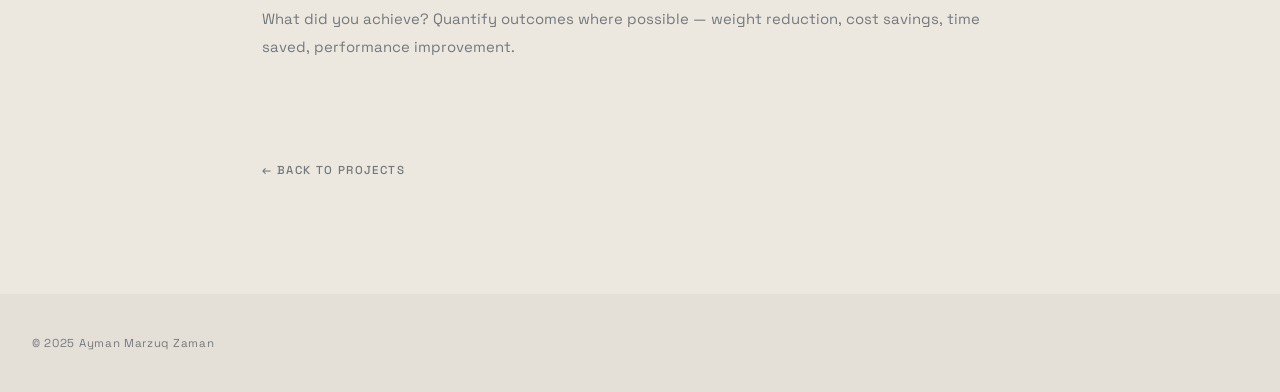
<file: projects/template.html>
<!DOCTYPE html>
<html lang="en">
<head>
  <meta charset="UTF-8" />
  <meta name="viewport" content="width=device-width, initial-scale=1.0" />
  <!-- REPLACE: update the title -->
  <title>Project Title &mdash; Ayman Marzuq Zaman</title>
  <link rel="preconnect" href="https://fonts.googleapis.com" />
  <link rel="preconnect" href="https://fonts.gstatic.com" crossorigin />
  <link href="https://fonts.googleapis.com/css2?family=Space+Grotesk:wght@300;400;500;600;700&display=swap" rel="stylesheet" />
  <link rel="icon" type="image/svg+xml" href="../favicon.svg" />
  <link rel="stylesheet" href="../styles.css" />
  <link rel="stylesheet" href="../project.css" />
</head>
<body>

  <nav id="nav">
    <div class="nav-inner">
      <a href="../index.html" class="nav-logo"><span class="logo-a">A</span><span class="logo-m">M</span><span class="logo-z">Z</span></a>
      <ul class="nav-links">
        <li><a href="../index.html#about">About</a></li>
        <li><a href="../index.html#projects">Work</a></li>
        <li><a href="../index.html#contact">Contact</a></li>
      </ul>
    </div>
  </nav>

  <main class="project-main">

    <a href="../index.html#projects" class="back-link">&larr; All Projects</a>

    <header class="project-header">
      <div class="project-meta-row">
        <!-- REPLACE: category (Mechanical Design / Programming / Electronics & Mechatronics) and date -->
        <span class="project-category-tag">Category</span>
        <span class="project-date">Month Year &ndash; Month Year</span>
      </div>
      <!-- REPLACE: project title -->
      <h1 class="project-title">Project Title</h1>
      <!-- REPLACE: 1-2 sentence summary of what you built and the key outcome -->
      <p class="project-intro">One or two sentence summary of the project. What did you build, and what was the main outcome or result?</p>
    </header>

    <!-- REPLACE: fill in up to 3 key metrics/outcomes. Remove this block if not applicable. -->
    <div class="project-metrics">
      <div class="metric">
        <span class="metric-val">—</span>
        <span class="metric-label">Key metric</span>
      </div>
      <div class="metric">
        <span class="metric-val">—</span>
        <span class="metric-label">Key metric</span>
      </div>
      <div class="metric">
        <span class="metric-val">—</span>
        <span class="metric-label">Key metric</span>
      </div>
    </div>

    <!-- REPLACE: swap the placeholder div for an <img> tag once you have a photo/render -->
    <div class="project-hero-img placeholder-img" style="background: linear-gradient(135deg, #0e1822, #0f2035);">
      <span>Project Image</span>
    </div>

    <!-- REPLACE: fill in all four detail fields -->
    <div class="project-details-grid">
      <div class="detail">
        <span class="detail-label">Role</span>
        <span class="detail-val">Your role</span>
      </div>
      <div class="detail">
        <span class="detail-label">Context</span>
        <span class="detail-val">Course / team / personal</span>
      </div>
      <div class="detail">
        <span class="detail-label">Duration</span>
        <span class="detail-val">Month Year &ndash; Month Year</span>
      </div>
      <div class="detail">
        <span class="detail-label">Tools</span>
        <span class="detail-val">Tool 1, Tool 2, Tool 3</span>
      </div>
    </div>

    <div class="project-content">

      <!-- REPLACE: write each section. Add or remove <div class="content-section"> blocks as needed. -->

      <div class="content-section">
        <h2 class="content-heading">Overview</h2>
        <p>Describe the project context and objective. What problem were you solving? What were the constraints or goals?</p>
      </div>

      <div class="content-section">
        <h2 class="content-heading">Approach</h2>
        <p>Describe how you approached the problem. What methods, tools, or analyses did you use? What decisions did you make and why?</p>
        <!-- Optional: use a list for multi-part work -->
        <!--
        <ul>
          <li>Step or contribution one</li>
          <li>Step or contribution two</li>
          <li>Step or contribution three</li>
        </ul>
        -->
      </div>

      <div class="content-section">
        <h2 class="content-heading">Results</h2>
        <p>What did you achieve? Quantify outcomes where possible — weight reduction, cost savings, time saved, performance improvement.</p>
      </div>

    </div>

    <!-- REPLACE: add real images. Remove this block if you have no photos. -->
    <!--
    <div class="project-gallery">
      <img src="../assets/your-project/image_1.jpg" alt="Description" class="gallery-img" />
      <img src="../assets/your-project/image_2.jpg" alt="Description" class="gallery-img" />
    </div>
    -->

    <div class="project-footer-nav">
      <a href="../index.html#projects" class="project-back-link">&larr; Back to Projects</a>
    </div>

  </main>

  <footer>
    <p>&copy; 2025 Ayman Marzuq Zaman</p>
  </footer>

  <script src="../script.js"></script>
</body>
</html>
</file>
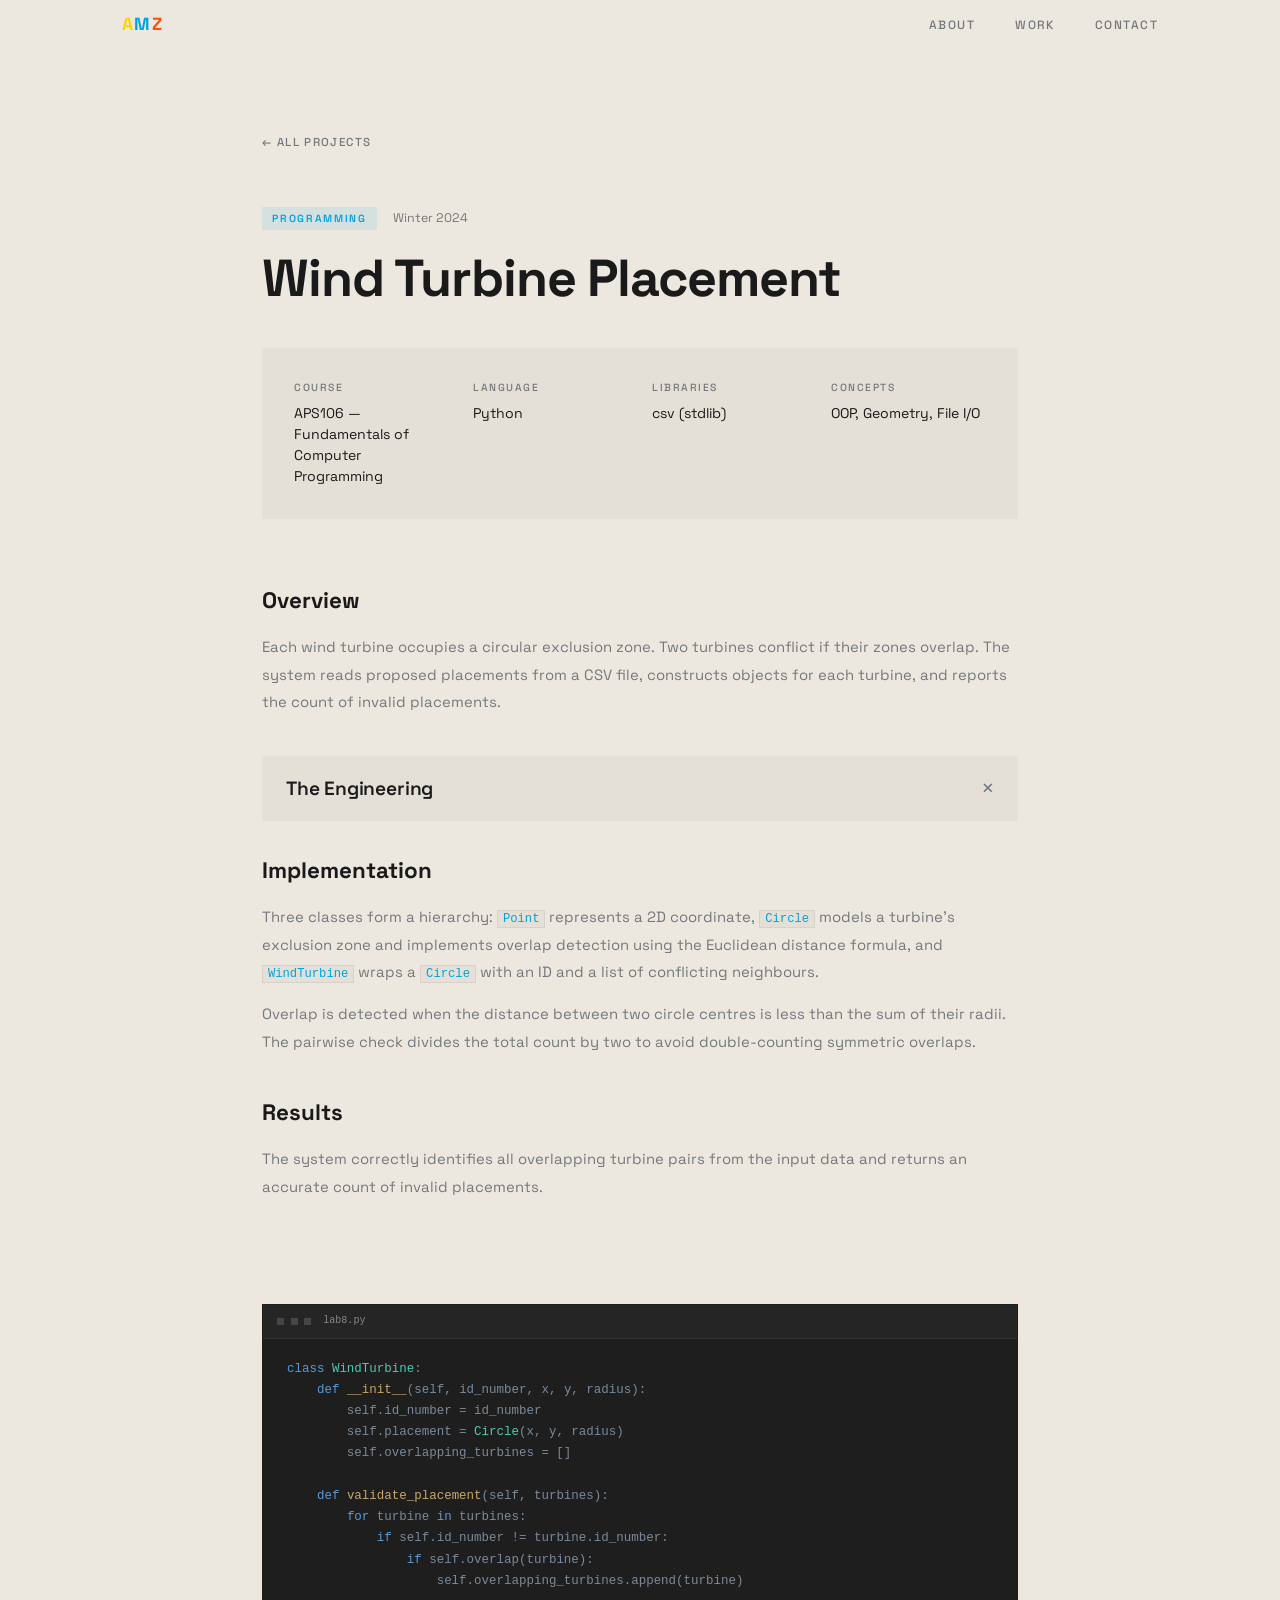
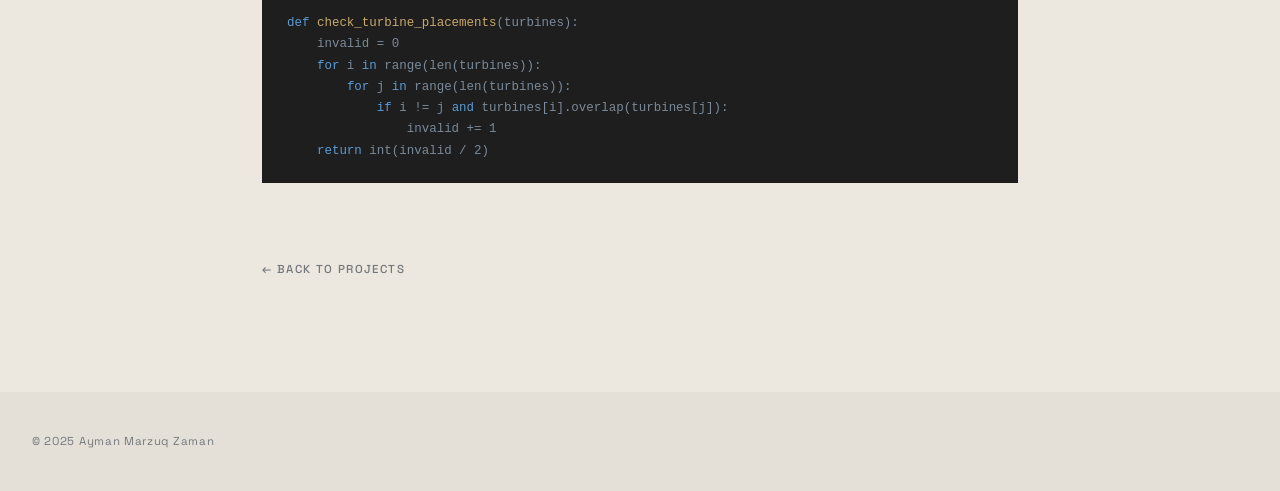
<file: projects/wind-turbine-placement.html>
<!DOCTYPE html>
<html lang="en">
<head>
  <meta charset="UTF-8" />
  <meta name="viewport" content="width=device-width, initial-scale=1.0" />
  <title>Wind Turbine Placement &mdash; Ayman Marzuq Zaman</title>
  <link rel="preconnect" href="https://fonts.googleapis.com" />
  <link rel="preconnect" href="https://fonts.gstatic.com" crossorigin />
  <link href="https://fonts.googleapis.com/css2?family=Space+Grotesk:wght@300;400;500;600;700&display=swap" rel="stylesheet" />
  <link rel="icon" type="image/svg+xml" href="../favicon.svg" />
  <link rel="stylesheet" href="../styles.css" />
  <link rel="stylesheet" href="../project.css" />
</head>
<body class="accent-blue">

  <nav id="nav">
    <div class="nav-inner">
      <a href="../index.html" class="nav-logo"><span class="logo-a">A</span><span class="logo-m">M</span><span class="logo-z">Z</span></a>
      <ul class="nav-links">
        <li><a href="../index.html#about">About</a></li>
        <li><a href="../index.html#projects">Work</a></li>
        <li><a href="../index.html#contact">Contact</a></li>
      </ul>
    </div>
  </nav>

  <main class="project-main">

    <a href="../index.html#projects" class="back-link">&larr; All Projects</a>

    <header class="project-header">
      <div class="project-meta-row">
        <span class="project-category-tag">Programming</span>
        <span class="project-date">Winter 2024</span>
      </div>
      <h1 class="project-title">Wind Turbine Placement</h1>
    </header>

    <div class="project-details-grid">
      <div class="detail">
        <span class="detail-label">Course</span>
        <span class="detail-val">APS106 — Fundamentals of Computer Programming</span>
      </div>
      <div class="detail">
        <span class="detail-label">Language</span>
        <span class="detail-val">Python</span>
      </div>
      <div class="detail">
        <span class="detail-label">Libraries</span>
        <span class="detail-val">csv (stdlib)</span>
      </div>
      <div class="detail">
        <span class="detail-label">Concepts</span>
        <span class="detail-val">OOP, Geometry, File I/O</span>
      </div>
    </div>

    <div class="project-content">

      <div class="content-section">
        <h2 class="content-heading">Overview</h2>
        <p>Each wind turbine occupies a circular exclusion zone. Two turbines conflict if their zones overlap. The system reads proposed placements from a CSV file, constructs objects for each turbine, and reports the count of invalid placements.</p>
      </div>

      <div class="engineering-collapsible open">
        <button class="engineering-toggle" aria-expanded="true">
          <span class="engineering-toggle-text">The Engineering</span>
          <span class="engineering-toggle-icon">+</span>
        </button>
        <div class="engineering-body">
          <div class="engineering-body-inner">

            <div class="content-section">
              <h2 class="content-heading">Implementation</h2>
              <p>Three classes form a hierarchy: <code>Point</code> represents a 2D coordinate, <code>Circle</code> models a turbine's exclusion zone and implements overlap detection using the Euclidean distance formula, and <code>WindTurbine</code> wraps a <code>Circle</code> with an ID and a list of conflicting neighbours.</p>
              <p>Overlap is detected when the distance between two circle centres is less than the sum of their radii. The pairwise check divides the total count by two to avoid double-counting symmetric overlaps.</p>
            </div>

            <div class="content-section">
              <h2 class="content-heading">Results</h2>
              <p>The system correctly identifies all overlapping turbine pairs from the input data and returns an accurate count of invalid placements.</p>
            </div>

          </div>
        </div>
      </div>

    </div>

    <div class="content-code">
      <div class="code-bar">
        <span class="code-dot"></span>
        <span class="code-dot"></span>
        <span class="code-dot"></span>
        <span class="code-filename">lab8.py</span>
      </div>
      <pre class="content-code-pre"><code><span class="kw">class</span> <span class="nm">WindTurbine</span>:
    <span class="kw">def</span> <span class="fn">__init__</span>(self, id_number, x, y, radius):
        self.id_number = id_number
        self.placement = <span class="nm">Circle</span>(x, y, radius)
        self.overlapping_turbines = []

    <span class="kw">def</span> <span class="fn">validate_placement</span>(self, turbines):
        <span class="kw">for</span> turbine <span class="kw">in</span> turbines:
            <span class="kw">if</span> self.id_number != turbine.id_number:
                <span class="kw">if</span> self.overlap(turbine):
                    self.overlapping_turbines.append(turbine)

<span class="kw">def</span> <span class="fn">check_turbine_placements</span>(turbines):
    invalid = 0
    <span class="kw">for</span> i <span class="kw">in</span> range(len(turbines)):
        <span class="kw">for</span> j <span class="kw">in</span> range(len(turbines)):
            <span class="kw">if</span> i != j <span class="kw">and</span> turbines[i].overlap(turbines[j]):
                invalid += 1
    <span class="kw">return</span> int(invalid / 2)</code></pre>
    </div>

    <div class="project-footer-nav">
      <a href="../index.html#projects" class="project-back-link">&larr; Back to Projects</a>
    </div>

  </main>

  <footer>
    <p>&copy; 2025 Ayman Marzuq Zaman</p>
  </footer>

  <script src="../script.js"></script>
</body>
</html>
</file>
<file: styles.css>
/* ===== RESET ===== */
*, *::before, *::after { box-sizing: border-box; margin: 0; padding: 0; }

/* ===== VARIABLES ===== */
:root {
  /* Cream / off-white palette */
  --bg:           #EDE8DF;
  --surface:      #E5E0D7;
  --surface-2:    #DDD8CF;
  --surface-3:    #D5D0C7;
  /* Ghost borders */
  --border:       rgba(0, 0, 0, 0.06);
  --border-2:     rgba(0, 0, 0, 0.10);
  /* Exact palette colors */
  --yellow:     #FFD200;
  --blue:       #00A3E0;
  --orange:     #FF4F00;
  --neutral:    #73787C;
  --yellow-dim: rgba(255, 210, 0, 0.10);
  --blue-dim:   rgba(0, 163, 224, 0.10);
  --orange-dim: rgba(255, 79, 0, 0.10);
  --accent:     var(--blue);
  --accent-dim: var(--blue-dim);
  /* Text */
  --text-1:     #1a1a1a;
  --text-2:     #73787C;
  --text-3:     #B0ADA8;
  /* Layout */
  --max-w:      1100px;
  /* Typography — Space Grotesk for everything */
  --sans:       'Space Grotesk', system-ui, -apple-system, sans-serif;
}

/* ===== BASE ===== */
html { scroll-behavior: smooth; overflow-x: hidden; }

body {
  background: var(--bg);
  color: var(--text-1);
  font-family: var(--sans);
  font-weight: 400;
  line-height: 1.6;
  -webkit-font-smoothing: antialiased;
  overflow-x: hidden;
}

a { color: inherit; text-decoration: none; }

/* ===== NAV ===== */
#nav {
  position: fixed;
  top: 0; left: 0; right: 0;
  z-index: 100;
  border-bottom: 1px solid transparent;
  transition: background 0.3s, border-color 0.3s;
}

#nav.scrolled {
  background: rgba(237, 232, 223, 0.88);
  backdrop-filter: blur(20px);
  -webkit-backdrop-filter: blur(20px);
  border-bottom-color: var(--border);
}

.nav-inner {
  max-width: var(--max-w);
  margin: 0 auto;
  padding: 0.6rem 2rem;
  display: flex;
  align-items: center;
  justify-content: space-between;
}

.nav-logo {
  font-family: var(--sans);
  font-size: 1.1rem;
  font-weight: 700;
  letter-spacing: 0.08em;
}

.nav-logo .logo-a { color: var(--yellow); }
.nav-logo .logo-m { color: var(--blue); }
.nav-logo .logo-z { color: var(--orange); }

.nav-links {
  list-style: none;
  display: flex;
  gap: 2.5rem;
}

.nav-links a {
  font-size: 0.75rem;
  font-weight: 500;
  letter-spacing: 0.12em;
  text-transform: uppercase;
  color: var(--text-2);
  transition: color 0.2s;
}

.nav-links a:hover {
  color: var(--text-1);
  border-bottom: 2px solid var(--text-1);
  padding-bottom: 0.15rem;
}

.nav-links a.active {
  color: var(--text-1);
  border-bottom: 2px solid var(--blue);
  padding-bottom: 0.15rem;
}

/* ===== NAV DROPDOWN ===== */
.nav-dropdown {
  position: relative;
}

.nav-dropdown > a::after {
  content: '';
  display: inline-block;
  width: 5px;
  height: 5px;
  border-right: 1.5px solid currentColor;
  border-bottom: 1.5px solid currentColor;
  transform: rotate(45deg);
  margin-left: 0.35rem;
  position: relative;
  top: -1.5px;
}

.nav-dropdown-menu {
  position: absolute;
  top: 100%;
  left: 50%;
  transform: translateX(-50%);
  margin-top: 0.75rem;
  background: rgba(237, 232, 223, 0.95);
  backdrop-filter: blur(20px);
  -webkit-backdrop-filter: blur(20px);
  border: 1px solid var(--border);
  box-shadow: 0 8px 32px rgba(0, 0, 0, 0.08);
  min-width: 260px;
  padding: 0.5rem 0;
  opacity: 0;
  visibility: hidden;
  transform: translateX(-50%) translateY(4px);
  transition: opacity 0.2s, visibility 0.2s, transform 0.2s;
  z-index: 200;
}

.nav-dropdown:hover .nav-dropdown-menu {
  opacity: 1;
  visibility: visible;
  transform: translateX(-50%) translateY(0);
}

.nav-dropdown-menu a {
  display: block;
  padding: 0.5rem 1.25rem;
  font-size: 0.72rem;
  font-weight: 500;
  letter-spacing: 0.04em;
  text-transform: none;
  color: var(--text-2);
  transition: color 0.15s, background 0.15s;
}

.nav-dropdown-menu a:hover {
  color: var(--text-1);
  background: var(--surface-2);
}

/* ===== HERO ===== */
.hero {
  position: relative;
  min-height: 100vh;
  display: flex;
  align-items: flex-end;
  overflow: hidden;
}

.hero-bg {
  position: absolute;
  inset: 0;
  background: url('assets/landing-image.JPG') no-repeat center center / cover;
  filter: brightness(0.38);
  z-index: 0;
}

.hero-gradient {
  position: absolute;
  inset: 0;
  /* Fades from 40% opacity at the very bottom to 0% by the middle of the screen */
  background: linear-gradient(to top, rgba(237, 232, 223, 0.4) 0%, transparent 15%);
  z-index: 1;
}

.hero-content {
  position: relative;
  z-index: 2;
  max-width: var(--max-w);
  width: 100%;
  margin: 0 auto;
  padding: 2rem 2rem 14rem;
}

.hero-eyebrow {
  font-size: 0.72rem;
  font-weight: 500;
  letter-spacing: 0.22em;
  text-transform: uppercase;
  color: rgba(237, 232, 223, 0.6);
  margin-bottom: 1.25rem;
}

.hero-eyebrow .dot-yellow { color: var(--yellow); }
.hero-eyebrow .dot-blue   { color: var(--blue); }
.hero-eyebrow .dot-orange { color: var(--orange); }

.hero-name {
  font-family: var(--sans);
  font-size: clamp(3rem, 8vw, 5.5rem);
  font-weight: 700;
  line-height: 1.05;
  letter-spacing: -0.02em;
  color: #EDE8DF;
  margin-bottom: 1.5rem;
}

.hero-tagline {
  font-family: var(--sans);
  font-size: clamp(2rem, 5vw, 3.5rem);
  font-weight: 700;
  line-height: 1.15;
  letter-spacing: -0.02em;
  color: #EDE8DF;
  margin-bottom: 2.5rem;
  max-width: 700px;
}

.hero-tagline em {
  font-style: italic;
}

.hero-tagline .hl-blue   { color: var(--blue); }
.hero-tagline .hl-orange { color: var(--orange); }

.hero-sub {
  font-size: 1rem;
  font-weight: 400;
  color: var(--text-2);
  max-width: 440px;
  margin-bottom: 2.5rem;
  line-height: 1.7;
}

.hero-ctas { display: flex; gap: 1rem; flex-wrap: wrap; }

/* ===== BUTTONS ===== */
.btn {
  display: inline-block;
  padding: 0.75rem 1.75rem;
  font-size: 0.75rem;
  font-weight: 600;
  letter-spacing: 0.12em;
  text-transform: uppercase;
  border-radius: 0;
  transition: all 0.2s ease;
}

.btn-primary {
  background: var(--blue);
  color: #fff;
}
.btn-primary:hover {
  background: #0090c8;
  box-shadow: 0 0 0 2px var(--blue);
}
.btn-outline {
  border: 1px solid rgba(237, 232, 223, 0.3);
  color: #EDE8DF;
  background: transparent;
}
.btn-outline:hover { border-color: rgba(237, 232, 223, 0.6); background: rgba(237, 232, 223, 0.08); }

/* ===== SECTIONS (shared) ===== */
.section { padding: 6rem 2rem; }
.section-alt { background: var(--surface); }

.section-inner {
  max-width: var(--max-w);
  margin: 0 auto;
}

.section-label {
  display: block;
  font-size: 0.68rem;
  font-weight: 500;
  letter-spacing: 0.22em;
  text-transform: uppercase;
  color: var(--text-2);
  margin-bottom: 3rem;
}

.section-label .label-dot {
  display: inline-block;
  width: 7px;
  height: 7px;
  border-radius: 0;
  margin-right: 0.075rem;
  vertical-align: middle;
  position: relative;
  top: -1px;
}
.section-label .label-dot--red { margin-right: 0.5rem; }

.section-label .label-dot--yellow { background: var(--yellow); }
.section-label .label-dot--blue   { background: var(--blue); }
.section-label .label-dot--red    { background: var(--orange); }

.section-heading {
  font-family: var(--sans);
  font-size: clamp(1.9rem, 3.5vw, 2.9rem);
  font-weight: 700;
  line-height: 1.15;
  letter-spacing: -0.02em;
  color: var(--text-1);
  margin-bottom: 3rem;
  max-width: 580px;
}

/* ===== ABOUT ===== */
.about-layout {
  display: grid;
  grid-template-columns: 1fr 280px;
  gap: 5rem;
  align-items: start;
}

.about-bio .section-label { margin-bottom: 1.5rem; }

.about-text {
  font-size: 1rem;
  color: var(--text-2);
  line-height: 1.8;
  max-width: 560px;
  margin-bottom: 1rem;
}

.about-text:last-of-type { margin-bottom: 1.5rem; }

.resume-link {
  font-size: 0.75rem;
  font-weight: 600;
  letter-spacing: 0.1em;
  text-transform: uppercase;
  color: var(--blue);
  transition: letter-spacing 0.2s;
}

.resume-link:hover { letter-spacing: 0.16em; }

.about-stats {
  display: grid;
  grid-template-columns: 1fr 1fr;
  gap: 2rem 1.5rem;
  background: var(--surface);
  padding: 2.5rem 2rem 2rem;
}

.stat { display: flex; flex-direction: column; gap: 0.25rem; }

.stat-num {
  font-family: var(--sans);
  font-size: 2rem;
  font-weight: 700;
  color: var(--text-1);
  line-height: 1;
}

.stat:nth-child(1) .stat-num { color: var(--yellow); }
.stat:nth-child(2) .stat-num { color: var(--blue); }
.stat:nth-child(3) .stat-num { color: var(--orange); }
.stat:nth-child(4) .stat-num { color: var(--text-1); }

.stat-label {
  font-size: 0.68rem;
  font-weight: 500;
  letter-spacing: 0.12em;
  text-transform: uppercase;
  color: var(--text-2);
}

/* ===== WIP BANNER ===== */
.wip-banner {
  background: var(--yellow);
  color: var(--text-1);
  text-align: center;
  padding: 0.75rem 1.5rem;
  font-family: var(--sans);
  font-weight: 500;
  font-size: 0.95rem;
  letter-spacing: 0.02em;
}
.wip-icon {
  margin-right: 0.4rem;
}

/* ===== PROJECTS — Category ===== */
.category { margin-bottom: 5rem; }
.category:last-child { margin-bottom: 0; }

.category-header {
  display: flex;
  align-items: baseline;
  gap: 0.75rem;
  padding-bottom: 1.25rem;
  border-bottom: none;
  margin-bottom: 2rem;
}

.category-num {
  font-family: var(--sans);
  font-style: italic;
  font-weight: 500;
  font-size: 1rem;
  color: var(--text-3);
}

.category-slash {
  font-size: 1rem;
  color: var(--text-3);
}

.category-title {
  font-family: var(--sans);
  font-size: 1.75rem;
  font-weight: 700;
  color: var(--text-1);
}

/* ===== PROJECTS — Cards Grid ===== */
.cards-grid {
  display: grid;
  grid-template-columns: repeat(3, 1fr);
  gap: 1.25rem;
}

/* ===== PROJECTS — Card ===== */
.project-card {
  display: block;
  border: 1px solid var(--border);
  border-radius: 0;
  overflow: hidden;
  background: #fff;
  transition: transform 0.25s ease, border-color 0.25s, box-shadow 0.25s;
}

.project-card:hover {
  transform: translateY(-4px);
  border-color: var(--border-2);
  box-shadow: 0 8px 32px rgba(0, 0, 0, 0.08);
}

.project-card.placeholder { opacity: 0.45; }
.project-card.placeholder:hover { opacity: 0.65; transform: translateY(-2px); }

.card-img-wrap {
  aspect-ratio: 16 / 9;
  overflow: hidden;
  background: var(--surface-2);
}

.card-img {
  width: 100%;
  height: 100%;
  object-fit: cover;
  display: block;
  transition: transform 0.4s ease;
}

.card-img--contain {
  object-fit: contain;
  background: var(--surface);
}

.project-card:hover .card-img { transform: scale(1.04); }

.card-img-placeholder {
  width: 100%;
  height: 100%;
  display: flex;
  align-items: center;
  justify-content: center;
}

.card-img-placeholder span {
  font-family: var(--sans);
  font-style: italic;
  font-size: 1rem;
  color: var(--text-3);
}

/* Placeholder image gradients per category */
.card-img-placeholder.baja    { background: linear-gradient(135deg, var(--surface-2), var(--surface-3)); }
.card-img-placeholder.formula { background: linear-gradient(135deg, var(--surface-2), var(--surface-3)); }
.card-img-placeholder.mech    { background: linear-gradient(135deg, var(--surface-2), var(--surface-3)); }
.card-img-placeholder.prog    { background: linear-gradient(135deg, #e8f4fa, #d4ecf5); }
.card-img-placeholder.elec    { background: linear-gradient(135deg, #fae8e0, #f5d4c4); }

/* ===== CATEGORY ACCENT OVERRIDES ===== */
.category--yellow { --cat-accent: var(--yellow); --cat-dim: var(--yellow-dim); }
.category--blue   { --cat-accent: var(--blue);   --cat-dim: var(--blue-dim); }
.category--orange { --cat-accent: var(--orange); --cat-dim: var(--orange-dim); }

.category--yellow .category-num,
.category--yellow .card-link { color: #C8A000; }
.category--blue .category-num,
.category--blue .card-link   { color: var(--blue); }
.category--orange .category-num,
.category--orange .card-link { color: var(--orange); }

/* Category header accent — left edge bar */
.category--yellow .category-header { border-left: 2px solid var(--yellow); padding-left: 0.75rem; }
.category--blue   .category-header { border-left: 2px solid var(--blue);   padding-left: 0.75rem; }
.category--orange .category-header { border-left: 2px solid var(--orange); padding-left: 0.75rem; }

.category--yellow .project-card:hover { border-color: rgba(255, 210, 0, 0.35); }
.category--blue   .project-card:hover { border-color: rgba(0, 163, 224, 0.35); }
.category--orange .project-card:hover { border-color: rgba(255, 79, 0, 0.3); }

.card-body {
  padding: 1.25rem 1.4rem 1.5rem;
  display: flex;
  flex-direction: column;
  gap: 0.5rem;
}

.card-title {
  font-family: var(--sans);
  font-size: 1.05rem;
  font-weight: 600;
  color: var(--text-1);
  line-height: 1.3;
}

.card-desc {
  font-size: 0.8rem;
  color: var(--text-2);
  line-height: 1.65;
  flex: 1;
}

.card-link {
  display: inline-block;
  font-size: 0.68rem;
  font-weight: 600;
  letter-spacing: 0.12em;
  text-transform: uppercase;
  color: var(--accent);
  margin-top: 0.5rem;
  transition: letter-spacing 0.2s;
}

.project-card:hover .card-link { letter-spacing: 0.18em; }

/* ===== CONTACT ===== */
.contact-inner { text-align: center; }
.contact-inner .section-label { text-align: center; }
.contact-inner .section-heading { margin: 0 auto 1rem; text-align: center; }

.contact-sub {
  font-size: 0.95rem;
  color: var(--text-2);
  margin-bottom: 3rem;
}

.contact-links {
  display: flex;
  flex-direction: column;
  gap: 0.5rem;
  max-width: 640px;
  margin: 0 auto;
}

.contact-link {
  display: flex;
  justify-content: space-between;
  align-items: center;
  padding: 1.25rem 1.5rem;
  background: #fff;
  gap: 1rem;
  transition: color 0.2s, background 0.2s;
}

.contact-link:hover { background: var(--surface-2); }

.contact-link-label {
  font-size: 0.68rem;
  font-weight: 500;
  letter-spacing: 0.18em;
  text-transform: uppercase;
  color: var(--text-2);
  flex-shrink: 0;
  transition: color 0.2s;
}

/* Color-coded contact links */
.contact-link:nth-child(1):hover { color: #C8A000; }
.contact-link:nth-child(1):hover .contact-link-label { color: #C8A000; }
.contact-link:nth-child(2):hover { color: var(--blue); }
.contact-link:nth-child(2):hover .contact-link-label { color: var(--blue); }
.contact-link:nth-child(3):hover { color: var(--orange); }
.contact-link:nth-child(3):hover .contact-link-label { color: var(--orange); }
.contact-link-value { font-size: 0.9rem; color: var(--text-1); }

/* ===== FOOTER ===== */
footer {
  padding: 2.5rem 2rem;
  background: var(--surface);
  font-size: 0.72rem;
  letter-spacing: 0.06em;
  color: var(--text-2);
}

.footer-inner {
  max-width: var(--max-w);
  margin: 0 auto;
  display: flex;
  align-items: center;
  justify-content: space-between;
  gap: 2rem;
}

.footer-left {
  display: flex;
  align-items: center;
  gap: 1rem;
}

.footer-logo {
  font-family: var(--sans);
  font-size: 1.1rem;
  font-weight: 700;
  letter-spacing: -0.02em;
}

.footer-copy {
  font-size: 0.72rem;
  color: var(--text-2);
  letter-spacing: 0.04em;
}

.footer-right {
  display: flex;
  gap: 1.5rem;
}

.footer-right a {
  font-size: 0.72rem;
  font-weight: 500;
  letter-spacing: 0.08em;
  text-transform: uppercase;
  color: var(--text-2);
  text-decoration: none;
  transition: color 0.2s;
}

.footer-right a:hover { color: var(--text-1); }

@media (max-width: 560px) {
  .footer-inner { flex-direction: column; align-items: flex-start; gap: 1rem; }
}

/* ===== PROGRAMMING CARDS — Code preview ===== */
.card-code-wrap {
  height: 200px;
  background: #1e1e1e;
  border-bottom: 1px solid var(--border);
  display: flex;
  flex-direction: column;
  overflow: hidden;
}

.code-bar {
  display: flex;
  align-items: center;
  gap: 0.4rem;
  padding: 0.5rem 0.9rem;
  border-bottom: 1px solid rgba(255,255,255,0.06);
  background: #252525;
  flex-shrink: 0;
}

.code-dot {
  width: 7px;
  height: 7px;
  border-radius: 0;
  background: rgba(255,255,255,0.15);
}

.code-filename {
  font-family: 'SF Mono', 'Fira Code', 'Consolas', monospace;
  font-size: 0.63rem;
  color: rgba(255,255,255,0.45);
  margin-left: 0.35rem;
}

.code-snippet {
  font-family: 'SF Mono', 'Fira Code', 'Consolas', monospace;
  font-size: 0.69rem;
  line-height: 1.65;
  padding: 0.85rem 1rem;
  color: #596370;
  white-space: pre;
  overflow: hidden;
  flex: 1;
  -webkit-mask-image: linear-gradient(to bottom, black 45%, transparent 100%);
  mask-image: linear-gradient(to bottom, black 45%, transparent 100%);
  transition: color 0.25s;
}

.project-card--code:hover .code-snippet { color: #7a8a9a; }

/* Syntax colouring */
.code-snippet .kw { color: #5b9bd5; }
.code-snippet .fn { color: #c8a86b; }
.code-snippet .st { color: #9dba87; }
.code-snippet .nm { color: #4ec9b0; }

/* ===== ELECTRONICS CARDS — PCB preview ===== */
.card-pcb-wrap {
  height: 200px;
  overflow: hidden;
  border-bottom: 1px solid var(--border);
  background: #1a1a1a;
  position: relative;
}

.card-pcb-svg {
  width: 100%;
  height: 100%;
  transition: transform 0.5s ease;
}

.project-card:hover .card-pcb-svg { transform: scale(1.04); }

/* ===== REVEAL ANIMATIONS ===== */
.reveal {
  opacity: 0;
  transform: translateY(24px);
  transition: opacity 0.6s ease, transform 0.6s ease;
}

.reveal.active { opacity: 1; transform: translateY(0); }

/* ===== RESPONSIVE ===== */
@media (max-width: 960px) {
  .cards-grid { grid-template-columns: repeat(2, 1fr); }
}

@media (max-width: 768px) {
  .about-layout { grid-template-columns: 1fr; gap: 3rem; }
  .about-stats { padding: 2rem 1.5rem; }
  .section { padding: 4.5rem 1.5rem; }
  .hero-tagline { font-size: clamp(1.5rem, 4vw, 2.5rem); }
}

@media (max-width: 560px) {
  .nav-links { display: none; }
  .cards-grid { grid-template-columns: 1fr; }
  .section { padding: 4rem 1.25rem; }
  .hero-content { padding: 2rem 1.25rem 5rem; }
  .hero-eyebrow { letter-spacing: 0.08em; font-size: 0.65rem; }
  .contact-link { flex-wrap: wrap; }
  .contact-link-value { font-size: 0.8rem; word-break: break-all; }
  .category-title { font-size: 1.4rem; }
  .hero-name { font-size: clamp(2.5rem, 10vw, 4rem); }
  .hero-tagline { font-size: clamp(1.3rem, 5vw, 2rem); }
}
</file>
<file: project.css>
/* Styles for project detail pages.
   These pages also link to styles.css for shared variables, nav, and base styles.
   This file adds only the project-page-specific layout. */

/* Per-page accent overrides */
body.accent-yellow { --accent: var(--yellow); --accent-dim: var(--yellow-dim); }
body.accent-blue   { --accent: var(--blue);   --accent-dim: var(--blue-dim); }
body.accent-orange { --accent: var(--orange); --accent-dim: var(--orange-dim); }

/* ===== PAGE WRAPPER ===== */
.project-main {
  max-width: 820px;
  margin: 0 auto;
  padding: 8rem 2rem 5rem;
}

/* ===== BACK LINK ===== */
.back-link {
  display: inline-block;
  font-size: 0.72rem;
  font-weight: 500;
  letter-spacing: 0.12em;
  text-transform: uppercase;
  color: var(--text-2);
  margin-bottom: 3.5rem;
  transition: color 0.2s;
}

.back-link:hover { color: var(--text-1); }

/* ===== PROJECT HEADER ===== */
.project-header { margin-bottom: 2.5rem; }

.project-meta-row {
  display: flex;
  align-items: center;
  gap: 1rem;
  margin-bottom: 1.25rem;
  flex-wrap: wrap;
}

.project-category-tag {
  font-size: 0.65rem;
  font-weight: 600;
  letter-spacing: 0.16em;
  text-transform: uppercase;
  color: var(--accent);
  background: var(--accent-dim);
  padding: 0.2rem 0.65rem;
  border-radius: 0;
}

.project-date {
  font-size: 0.78rem;
  color: var(--text-2);
}

.project-title {
  font-family: var(--sans);
  font-size: clamp(2rem, 5vw, 3.25rem);
  font-weight: 700;
  line-height: 1.1;
  letter-spacing: -0.02em;
  color: var(--text-1);
  margin-bottom: 1.25rem;
}

.project-intro {
  font-size: 1.05rem;
  font-weight: 400;
  color: var(--text-2);
  line-height: 1.8;
  max-width: 640px;
}

/* ===== KEY METRICS ===== */
.project-metrics {
  display: flex;
  gap: 3rem;
  flex-wrap: wrap;
  padding: 2rem;
  background: var(--surface);
  margin-bottom: 3rem;
}

.metric { display: flex; flex-direction: column; gap: 0.3rem; }

.metric-val {
  font-family: var(--sans);
  font-size: 2.2rem;
  font-weight: 700;
  color: var(--text-1);
  line-height: 1;
}

.metric-label {
  font-size: 0.7rem;
  font-weight: 500;
  letter-spacing: 0.1em;
  text-transform: uppercase;
  color: var(--text-2);
}

/* ===== HERO IMAGE ===== */
.project-hero-img {
  margin-bottom: 3rem;
  border-radius: 0;
  overflow: hidden;
  border: 1px solid var(--border);
  background: var(--surface-2);
}

.project-hero-img img {
  width: 100%;
  display: block;
}

.project-hero-img.placeholder-img {
  aspect-ratio: 16 / 9;
  display: flex;
  align-items: center;
  justify-content: center;
}

.before-after {
  display: grid;
  grid-template-columns: 1fr 1fr;
  gap: 1px;
  background: var(--border);
}

.before-after-item {
  margin: 0;
  background: #fff;
  display: flex;
  flex-direction: column;
}

.before-after-item .img-frame {
  aspect-ratio: 4 / 3;
  display: flex;
  align-items: center;
  justify-content: center;
  overflow: hidden;
}

.before-after-item .img-frame img {
  max-width: 100%;
  max-height: 100%;
  width: auto;
  height: auto;
  object-fit: contain;
  display: block;
}

.before-after-item figcaption {
  font-family: var(--sans);
  font-size: 0.85rem;
  letter-spacing: 0.08em;
  text-transform: uppercase;
  color: var(--text-3);
  padding: 0.75rem 1rem;
  border-top: 1px solid var(--border);
  background: var(--surface-2);
}

@media (max-width: 640px) {
  .before-after { grid-template-columns: 1fr; }
}

.gallery-figure {
  margin: 0;
  display: flex;
  flex-direction: column;
  border: 1px solid var(--border);
  background: var(--surface-2);
}

.gallery-figure .img-frame {
  aspect-ratio: 4 / 3;
  display: flex;
  align-items: center;
  justify-content: center;
  overflow: hidden;
  background: #fff;
}

.gallery-figure .img-frame img {
  max-width: 100%;
  max-height: 100%;
  object-fit: contain;
  display: block;
}

.gallery-figure figcaption {
  font-family: var(--sans);
  font-size: 0.85rem;
  letter-spacing: 0.08em;
  text-transform: uppercase;
  color: var(--text-3);
  padding: 0.75rem 1rem;
  border-top: 1px solid var(--border);
}

.project-hero-img.placeholder-img span {
  font-family: var(--sans);
  font-style: italic;
  font-size: 1.2rem;
  color: var(--text-3);
}

/* ===== DETAILS GRID ===== */
.project-details-grid {
  display: grid;
  grid-template-columns: repeat(4, 1fr);
  gap: 1.5rem;
  padding: 2rem;
  background: var(--surface);
  margin-bottom: 4rem;
}

.detail { display: flex; flex-direction: column; gap: 0.4rem; }

.detail-label {
  font-size: 0.65rem;
  font-weight: 500;
  letter-spacing: 0.15em;
  text-transform: uppercase;
  color: var(--text-2);
}

.detail-val {
  font-size: 0.88rem;
  color: var(--text-1);
  line-height: 1.5;
}

/* ===== CONTENT SECTIONS ===== */
.project-content { margin-bottom: 4rem; }

.content-section { margin-bottom: 2.5rem; }

.content-heading {
  font-family: var(--sans);
  font-size: 1.4rem;
  font-weight: 700;
  color: var(--text-1);
  margin-bottom: 0.9rem;
}

.content-section p {
  font-size: 0.93rem;
  color: var(--text-2);
  line-height: 1.85;
  margin-bottom: 0.9rem;
}

.content-section p:last-child { margin-bottom: 0; }

.content-section ul {
  list-style: none;
  display: flex;
  flex-direction: column;
  gap: 0.6rem;
  margin-top: 0.75rem;
}

.content-section ul li {
  font-size: 0.93rem;
  color: var(--text-2);
  line-height: 1.65;
  padding-left: 1.4rem;
  position: relative;
}

.content-section ul li::before {
  content: '—';
  position: absolute;
  left: 0;
  color: var(--accent);
  font-size: 0.78rem;
  top: 0.05em;
}

strong { color: var(--accent); font-weight: 600; }

/* ===== IMAGE GALLERY ===== */
.project-gallery {
  display: grid;
  grid-template-columns: repeat(2, 1fr);
  gap: 1rem;
  margin-bottom: 4rem;
}

.gallery-img {
  width: 100%;
  aspect-ratio: 4 / 3;
  object-fit: cover;
  border-radius: 0;
  border: 1px solid var(--border);
  display: block;
}

/* ===== BOTTOM NAV ===== */
.project-footer-nav {
  padding: 2rem 0;
  margin-top: 2rem;
}

.project-back-link {
  font-size: 0.72rem;
  font-weight: 500;
  letter-spacing: 0.12em;
  text-transform: uppercase;
  color: var(--text-2);
  transition: color 0.2s;
}

.project-back-link:hover { color: var(--text-1); }

/* ===== CODE BLOCKS (programming project pages) ===== */
.content-code {
  border: 1px solid var(--border);
  border-radius: 0;
  overflow: hidden;
  margin: 1.5rem 0 2.5rem;
  background: #1e1e1e;
}

.content-code-pre {
  font-family: 'SF Mono', 'Fira Code', 'Consolas', monospace;
  font-size: 0.78rem;
  line-height: 1.7;
  padding: 1.25rem 1.5rem;
  color: #7a8a9a;
  white-space: pre;
  overflow-x: auto;
}

/* inline code in prose */
.content-section code {
  font-family: 'SF Mono', 'Fira Code', 'Consolas', monospace;
  font-size: 0.82em;
  background: var(--surface);
  border: 1px solid var(--border);
  color: var(--accent);
  padding: 0.1em 0.4em;
  border-radius: 0;
}

/* Syntax colouring — shared with card snippets */
.content-code-pre .kw { color: #5b9bd5; }
.content-code-pre .fn { color: #c8a86b; }
.content-code-pre .st { color: #9dba87; }
.content-code-pre .nm { color: #4ec9b0; }

/* ===== SCHEMATIC / PCB GRID ===== */
.project-schematic-grid {
  display: grid;
  grid-template-columns: 1fr 1fr;
  gap: 1.25rem;
  margin-bottom: 3rem;
}

.schematic-panel { display: flex; flex-direction: column; gap: 0.6rem; }

.schematic-label {
  font-size: 0.68rem;
  font-weight: 500;
  letter-spacing: 0.15em;
  text-transform: uppercase;
  color: var(--text-2);
}

.schematic-img-wrap {
  border: 1px solid var(--border);
  border-radius: 0;
  overflow: hidden;
  background: var(--surface-2);
}

.schematic-img-wrap img {
  width: 100%;
  display: block;
}

.schematic-placeholder {
  display: flex;
  align-items: center;
  justify-content: center;
  aspect-ratio: 4 / 3;
  background: var(--surface-2);
}

.schematic-placeholder--schem { background: var(--surface); }

.schematic-note {
  font-size: 0.7rem;
  color: var(--text-3);
  font-style: italic;
  min-height: 0;
}

/* ===== REFLECTIONS ===== */
.reflections-section {
  margin-bottom: 3rem;
}

.reflections-section .content-heading {
  font-size: 1.5rem;
  margin-bottom: 1rem;
}

/* ===== COLLAPSIBLE: THE ENGINEERING ===== */
.engineering-collapsible {
  margin-bottom: 4rem;
}

.engineering-toggle {
  width: 100%;
  background: var(--surface);
  border: none;
  padding: 1.25rem 1.5rem;
  display: flex;
  align-items: center;
  justify-content: space-between;
  cursor: pointer;
  transition: background 0.2s;
}

.engineering-toggle:hover { background: var(--surface-2); }

.engineering-toggle-text {
  font-family: var(--sans);
  font-size: 1.2rem;
  font-weight: 600;
  color: var(--text-1);
  letter-spacing: -0.01em;
}

.engineering-toggle-icon {
  font-size: 1.4rem;
  color: var(--text-2);
  transition: transform 0.3s ease;
  line-height: 1;
}

.engineering-collapsible.open .engineering-toggle-icon {
  transform: rotate(45deg);
}

.engineering-body {
  max-height: 0;
  overflow: hidden;
  transition: max-height 0.5s ease;
}

.engineering-collapsible.open .engineering-body {
  max-height: 5000px;
}

.engineering-body-inner {
  padding: 2rem 0 0;
}

/* ===== RESPONSIVE ===== */
@media (max-width: 768px) {
  .project-details-grid { grid-template-columns: repeat(2, 1fr); }
  .project-metrics { gap: 2rem; }
  .project-gallery { grid-template-columns: 1fr; }
  .project-schematic-grid { grid-template-columns: 1fr; }
  .project-main { padding: 7rem 1.5rem 4rem; }
}

@media (max-width: 480px) {
  .project-details-grid { grid-template-columns: 1fr 1fr; }
  .project-main { padding: 6rem 1.25rem 3rem; }
}
</file>
